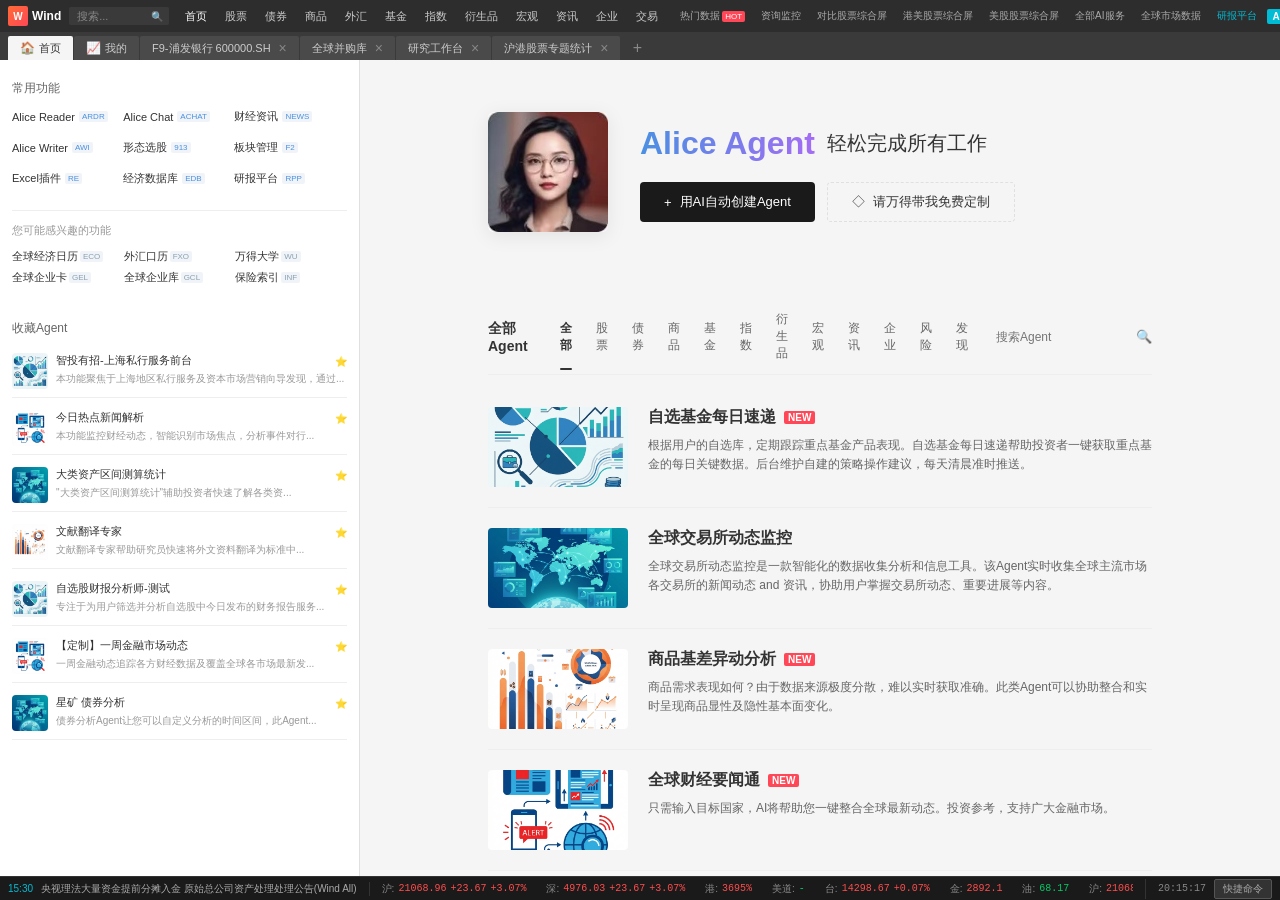
<file: index.html>
<!DOCTYPE html>
<html lang="zh-CN">

<head>
    <meta charset="UTF-8">
    <meta name="viewport" content="width=device-width, initial-scale=1.0">
    <title>Wind 金融终端 - Alice Agent</title>
    <meta name="description" content="Wind 金融终端 Alice Agent - 轻松完成所有工作">
    <link rel="stylesheet" href="styles.css">
    <link href="https://fonts.googleapis.com/css2?family=Inter:wght@400;500;600;700&display=swap" rel="stylesheet">
</head>

<body>
    <!-- 顶部一级导航栏 -->
    <header class="global-header">
        <div class="header-left">
            <div class="logo">
                <span class="logo-icon">W</span>
                <span class="logo-text">Wind</span>
            </div>
            <div class="header-search">
                <input type="text" placeholder="搜索..." class="search-input">
                <span class="search-icon">🔍</span>
            </div>
        </div>
        <nav class="primary-nav">
            <a href="#" class="nav-item active">首页</a>
            <a href="#" class="nav-item">股票</a>
            <a href="#" class="nav-item">债券</a>
            <a href="#" class="nav-item">商品</a>
            <a href="#" class="nav-item">外汇</a>
            <a href="#" class="nav-item">基金</a>
            <a href="#" class="nav-item">指数</a>
            <a href="#" class="nav-item">衍生品</a>
            <a href="#" class="nav-item">宏观</a>
            <a href="#" class="nav-item">资讯</a>
            <a href="#" class="nav-item">企业</a>
            <a href="#" class="nav-item">交易</a>
        </nav>
        <div class="header-right">
            <a href="#" class="header-link hot">热门数据 <span class="badge hot">HOT</span></a>
            <a href="#" class="header-link">资询监控</a>
            <a href="#" class="header-link">对比股票综合屏</a>
            <a href="#" class="header-link">港美股票综合屏</a>
            <a href="#" class="header-link">美股股票综合屏</a>
            <a href="#" class="header-link">全部AI服务</a>
            <a href="#" class="header-link">全球市场数据</a>
            <a href="#" class="header-link highlight">研报平台</a>
            <div class="alice-badge">
                <span class="alice-icon">Alice</span>
            </div>
        </div>
    </header>

    <!-- 二级标签页 -->
    <div class="tab-bar">
        <div class="tab-list">
            <div class="tab active">
                <span class="tab-icon">🏠</span>
                <span class="tab-text">首页</span>
            </div>
            <div class="tab">
                <span class="tab-icon">📈</span>
                <span class="tab-text">我的</span>
            </div>
            <div class="tab">
                <span class="tab-text">F9-浦发银行 600000.SH</span>
                <span class="tab-close">×</span>
            </div>
            <div class="tab">
                <span class="tab-text">全球并购库</span>
                <span class="tab-close">×</span>
            </div>
            <div class="tab">
                <span class="tab-text">研究工作台</span>
                <span class="tab-close">×</span>
            </div>
            <div class="tab">
                <span class="tab-text">沪港股票专题统计</span>
                <span class="tab-close">×</span>
            </div>
            <div class="tab-add">+</div>
        </div>
    </div>

    <!-- 主容器 -->
    <div class="main-container">
        <!-- 左侧边栏 -->
        <aside class="sidebar">
            <!-- 常用功能 - 标签式布局 -->
            <section class="sidebar-section">
                <h3 class="section-title">常用功能</h3>
                <div class="quick-tags-grid">
                    <a href="#" class="quick-tag">Alice Reader <span class="tag-badge">ARDR</span></a>
                    <a href="#" class="quick-tag">Alice Chat <span class="tag-badge">ACHAT</span></a>
                    <a href="#" class="quick-tag">财经资讯 <span class="tag-badge">NEWS</span></a>
                    <a href="#" class="quick-tag">Alice Writer <span class="tag-badge">AWI</span></a>
                    <a href="#" class="quick-tag">形态选股 <span class="tag-badge">913</span></a>
                    <a href="#" class="quick-tag">板块管理 <span class="tag-badge">F2</span></a>
                    <a href="#" class="quick-tag">Excel插件 <span class="tag-badge">RE</span></a>
                    <a href="#" class="quick-tag">经济数据库 <span class="tag-badge">EDB</span></a>
                    <a href="#" class="quick-tag">研报平台 <span class="tag-badge">RPP</span></a>
                </div>
                <div class="quick-links-sub">
                    <p class="sub-link-title">您可能感兴趣的功能</p>
                    <div class="sub-links-grid">
                        <a href="#" class="sub-link">全球经济日历 <span class="tag-sm">ECO</span></a>
                        <a href="#" class="sub-link">外汇口历 <span class="tag-sm">FXO</span></a>
                        <a href="#" class="sub-link">万得大学 <span class="tag-sm">WU</span></a>
                        <a href="#" class="sub-link">全球企业卡 <span class="tag-sm">GEL</span></a>
                        <a href="#" class="sub-link">全球企业库 <span class="tag-sm">GCL</span></a>
                        <a href="#" class="sub-link">保险索引 <span class="tag-sm">INF</span></a>
                    </div>
                </div>
            </section>

            <!-- 收藏Agent -->
            <section class="sidebar-section">
                <h3 class="section-title">收藏Agent</h3>
                <div class="collected-agents">
                    <a href="#" class="collected-agent-item">
                        <div class="agent-avatar-sm">
                            <img src="images/agent_fund.png" alt="智投有招" class="avatar-sm-img">
                        </div>
                        <div class="agent-content">
                            <div class="agent-name-row">
                                <span class="agent-name">智投有招-上海私行服务前台</span>
                                <span class="star">⭐</span>
                            </div>
                            <span class="agent-brief">本功能聚焦于上海地区私行服务及资本市场营销向导发现，通过...</span>
                        </div>
                    </a>
                    <a href="#" class="collected-agent-item">
                        <div class="agent-avatar-sm">
                            <img src="images/agent_news.png" alt="今日热点" class="avatar-sm-img">
                        </div>
                        <div class="agent-content">
                            <div class="agent-name-row">
                                <span class="agent-name">今日热点新闻解析</span>
                                <span class="star">⭐</span>
                            </div>
                            <span class="agent-brief">本功能监控财经动态，智能识别市场焦点，分析事件对行...</span>
                        </div>
                    </a>
                    <a href="#" class="collected-agent-item">
                        <div class="agent-avatar-sm">
                            <img src="images/agent_exchange.png" alt="大类资产" class="avatar-sm-img">
                        </div>
                        <div class="agent-content">
                            <div class="agent-name-row">
                                <span class="agent-name">大类资产区间测算统计</span>
                                <span class="star">⭐</span>
                            </div>
                            <span class="agent-brief">"大类资产区间测算统计"辅助投资者快速了解各类资...</span>
                        </div>
                    </a>
                    <a href="#" class="collected-agent-item">
                        <div class="agent-avatar-sm">
                            <img src="images/agent_commodity.png" alt="文献翻译" class="avatar-sm-img">
                        </div>
                        <div class="agent-content">
                            <div class="agent-name-row">
                                <span class="agent-name">文献翻译专家</span>
                                <span class="star">⭐</span>
                            </div>
                            <span class="agent-brief">文献翻译专家帮助研究员快速将外文资料翻译为标准中...</span>
                        </div>
                    </a>
                    <a href="#" class="collected-agent-item">
                        <div class="agent-avatar-sm">
                            <img src="images/agent_fund.png" alt="自选股" class="avatar-sm-img">
                        </div>
                        <div class="agent-content">
                            <div class="agent-name-row">
                                <span class="agent-name">自选股财报分析师-测试</span>
                                <span class="star">⭐</span>
                            </div>
                            <span class="agent-brief">专注于为用户筛选并分析自选股中今日发布的财务报告服务...</span>
                        </div>
                    </a>
                    <a href="#" class="collected-agent-item">
                        <div class="agent-avatar-sm">
                            <img src="images/agent_news.png" alt="一周金融" class="avatar-sm-img">
                        </div>
                        <div class="agent-content">
                            <div class="agent-name-row">
                                <span class="agent-name">【定制】一周金融市场动态</span>
                                <span class="star">⭐</span>
                            </div>
                            <span class="agent-brief">一周金融动态追踪各方财经数据及覆盖全球各市场最新发...</span>
                        </div>
                    </a>
                    <a href="#" class="collected-agent-item">
                        <div class="agent-avatar-sm">
                            <img src="images/agent_exchange.png" alt="星矿债券" class="avatar-sm-img">
                        </div>
                        <div class="agent-content">
                            <div class="agent-name-row">
                                <span class="agent-name">星矿 债券分析</span>
                                <span class="star">⭐</span>
                            </div>
                            <span class="agent-brief">债券分析Agent让您可以自定义分析的时间区间，此Agent...</span>
                        </div>
                    </a>
                </div>
            </section>
        </aside>

        <!-- 主体内容区 -->
        <main class="main-content">
            <!-- Hero Banner with Avatar -->
            <section class="hero-banner">
                <div class="hero-layout">
                    <div class="hero-avatar">
                        <img src="images/Alice icon.jpg" alt="Alice Agent" class="avatar-img">
                    </div>
                    <div class="hero-content">
                        <h1 class="hero-title">
                            <span class="alice-brand">Alice Agent</span>
                            <span class="hero-subtitle">轻松完成所有工作</span>
                        </h1>
                        <div class="hero-actions">
                            <button id="btnAutoCreate" class="btn btn-primary">
                                <span class="btn-icon">+</span>
                                用AI自动创建Agent
                            </button>
                            <button class="btn btn-secondary">
                                <span class="btn-icon-outline">◇</span>
                                请万得带我免费定制
                            </button>
                        </div>
                    </div>
                </div>
            </section>

            <!-- 全部Agent分类搜索区 -->
            <section class="agent-directory">
                <div class="directory-header">
                    <h3 class="directory-title">全部Agent</h3>
                    <div class="directory-tabs">
                        <button class="dir-tab active" data-category="all">全部</button>
                        <button class="dir-tab" data-category="股票">股票</button>
                        <button class="dir-tab" data-category="债券">债券</button>
                        <button class="dir-tab" data-category="商品">商品</button>
                        <button class="dir-tab" data-category="基金">基金</button>
                        <button class="dir-tab" data-category="指数">指数</button>
                        <button class="dir-tab" data-category="衍生品">衍生品</button>
                        <button class="dir-tab" data-category="宏观">宏观</button>
                        <button class="dir-tab" data-category="资讯">资讯</button>
                        <button class="dir-tab" data-category="企业">企业</button>
                        <button class="dir-tab" data-category="风险">风险</button>
                        <button class="dir-tab" data-category="发现">发现</button>
                    </div>
                    <div class="directory-search">
                        <input type="text" placeholder="搜索Agent" class="dir-search-input">
                        <span class="search-icon">🔍</span>
                    </div>
                </div>
                <div class="directory-list">
                    <!-- Agent Item 1 -->
                    <div class="agent-list-item" data-category="基金">
                        <div class="agent-thumb">
                            <img src="images/agent_fund.png" alt="自选基金" class="thumb-img">
                        </div>
                        <div class="agent-info">
                            <h4 class="agent-item-title">
                                自选基金每日速递
                                <span class="badge new">NEW</span>
                            </h4>
                            <p class="agent-item-desc">
                                根据用户的自选库，定期跟踪重点基金产品表现。自选基金每日速递帮助投资者一键获取重点基金的每日关键数据。后台维护自建的策略操作建议，每天清晨准时推送。
                            </p>
                        </div>
                    </div>

                    <!-- Agent Item 2 -->
                    <div class="agent-list-item" data-category="资讯">
                        <div class="agent-thumb">
                            <img src="images/agent_exchange.png" alt="全球交易" class="thumb-img">
                        </div>
                        <div class="agent-info">
                            <h4 class="agent-item-title">
                                全球交易所动态监控
                            </h4>
                            <p class="agent-item-desc">
                                全球交易所动态监控是一款智能化的数据收集分析和信息工具。该Agent实时收集全球主流市场各交易所的新闻动态 and 资讯，协助用户掌握交易所动态、重要进展等内容。
                            </p>
                        </div>
                    </div>

                    <!-- Agent Item 3 -->
                    <div class="agent-list-item" data-category="商品">
                        <div class="agent-thumb">
                            <img src="images/agent_commodity.png" alt="商品分析" class="thumb-img">
                        </div>
                        <div class="agent-info">
                            <h4 class="agent-item-title">
                                商品基差异动分析 <span class="badge new">NEW</span>
                            </h4>
                            <p class="agent-item-desc">
                                商品需求表现如何？由于数据来源极度分散，难以实时获取准确。此类Agent可以协助整合和实时呈现商品显性及隐性基本面变化。
                            </p>
                        </div>
                    </div>

                    <!-- Agent Item 4 -->
                    <div class="agent-list-item" data-category="资讯">
                        <div class="agent-thumb">
                            <img src="images/agent_news.png" alt="全球财经" class="thumb-img">
                        </div>
                        <div class="agent-info">
                            <h4 class="agent-item-title">
                                全球财经要闻通 <span class="badge new">NEW</span>
                            </h4>
                            <p class="agent-item-desc">
                                只需输入目标国家，AI将帮助您一键整合全球最新动态。投资参考，支持广大金融市场。
                            </p>
                        </div>
                    </div>

                    <!-- Agent Item 5 (股票) -->
                    <div class="agent-list-item" data-category="股票">
                        <div class="agent-thumb">
                            <img src="images/agent_fund.png" alt="股票分析" class="thumb-img">
                        </div>
                        <div class="agent-info">
                            <h4 class="agent-item-title">
                                股票形态选股大师
                            </h4>
                            <p class="agent-item-desc">
                                通过海量历史数据训练，智能识别股票K线形态。帮助投资者快速捕捉潜在的突破和反转机会。
                            </p>
                        </div>
                    </div>

                    <!-- Agent Item 6 (债券) -->
                    <div class="agent-list-item" data-category="债券">
                        <div class="agent-thumb">
                            <img src="images/agent_exchange.png" alt="债券分析" class="thumb-img">
                        </div>
                        <div class="agent-info">
                            <h4 class="agent-item-title">
                                星矿 债券信用分析
                            </h4>
                            <p class="agent-item-desc">
                                实时监控债券市场信用风险，提供深度的财务指标分析与舆情预警。
                            </p>
                        </div>
                    </div>
                </div>
            </section>
        </main>
    </div>

    <!-- 底部状态栏 -->
    <footer class="status-bar">
        <div class="news-ticker">
            <span class="ticker-time">15:30</span>
            <span class="ticker-content">央视理法大量资金提前分摊入金 原始总公司资产处理处理公告(Wind All)</span>
        </div>
        <div class="market-ticker">
            <div class="ticker-scroll">
                <div class="market-item">
                    <span class="market-name">沪:</span>
                    <span class="market-value up">21068.96</span>
                    <span class="market-change up">+23.67</span>
                    <span class="market-percent up">+3.07%</span>
                </div>
                <div class="market-item">
                    <span class="market-name">深:</span>
                    <span class="market-value up">4976.03</span>
                    <span class="market-change up">+23.67</span>
                    <span class="market-percent up">+3.07%</span>
                </div>
                <div class="market-item">
                    <span class="market-name">港:</span>
                    <span class="market-value up">3695%</span>
                </div>
                <div class="market-item">
                    <span class="market-name">美道:</span>
                    <span class="market-value down">-</span>
                </div>
                <div class="market-item">
                    <span class="market-name">台:</span>
                    <span class="market-value up">14298.67</span>
                    <span class="market-percent up">+0.07%</span>
                </div>
                <div class="market-item">
                    <span class="market-name">金:</span>
                    <span class="market-value up">2892.1</span>
                </div>
                <div class="market-item">
                    <span class="market-name">油:</span>
                    <span class="market-value down">68.17</span>
                </div>
            </div>
        </div>
        <div class="status-tools">
            <span class="status-time">15:30:27</span>
            <button class="quick-cmd-btn">快捷命令</button>
        </div>
    </footer>

    <!-- Auto-Create Agent Modal -->
    <div id="createAgentModal" class="modal-backdrop hidden">
        <div class="modal-container agent-modal-container">
            <div class="modal-header">
                <h3 class="modal-title">自动创建 Agent</h3>
                <button class="modal-close">&times;</button>
            </div>
            <div class="modal-body">
                <!-- Claude-style Input Area -->
                <div class="agent-input-area">
                    <textarea id="agentRequirement" class="agent-textarea"
                        placeholder="描述您希望 Agent 完成的任务...&#10;例如：帮我监控每天的半导体行业新闻，并自动总结重点"></textarea>

                    <!-- Bottom Toolbar -->
                    <div class="input-toolbar">
                        <!-- MCP Entry (Left) -->
                        <div class="toolbar-left">
                            <button type="button" class="mcp-entry-btn" id="btnMcpEntry" title="配置 MCP 工具">
                                <span class="mcp-icon">🔌</span>
                                <span class="mcp-status-dot active" id="mcpStatusDot"></span>
                            </button>
                        </div>

                        <!-- Submit Button (Right) -->
                        <div class="toolbar-right">
                            <button class="btn btn-primary submit-btn" id="btnSubmitAgent">
                                <span class="btn-icon">✨</span>
                                开始创建
                            </button>
                        </div>
                    </div>
                </div>

                <!-- MCP Panel (Lightweight Design) -->
                <div class="mcp-panel hidden" id="mcpPanel">
                    <div class="mcp-panel-header">
                        <span class="panel-title">MCP 工具</span>
                        <button type="button" class="panel-close" id="btnCloseMcpPanel">&times;</button>
                    </div>

                    <div class="mcp-panel-content">
                        <!-- 第三方集成 Section -->
                        <div class="mcp-section">
                            <div class="mcp-section-header">
                                <span class="section-title">第三方集成</span>
                            </div>

                            <!-- Notion Integration -->
                            <div class="mcp-integration-item" data-service="notion">
                                <div class="integration-icon">
                                    <svg width="24" height="24" viewBox="0 0 24 24" fill="currentColor">
                                        <path
                                            d="M4.459 4.208c.746.606 1.026.56 2.428.466l13.215-.793c.28 0 .047-.28-.046-.326L17.86 2.016c-.42-.326-.98-.7-2.055-.607L3.01 2.516c-.466.046-.56.28-.374.466l1.823 1.226zm.793 3.313v13.647c0 .746.373 1.026 1.214.98l14.523-.84c.84-.046.933-.56.933-1.166V6.474c0-.606-.233-.933-.746-.886l-15.177.886c-.56.047-.747.327-.747.887zm14.337.653c.093.42 0 .84-.42.887l-.7.14v10.08c-.606.327-1.166.514-1.633.514-.746 0-.933-.234-1.493-.933l-4.573-7.186v6.953l1.446.327s0 .84-1.166.84l-3.22.187c-.093-.187 0-.653.327-.746l.84-.233V9.854L7.82 9.761c-.094-.42.14-1.026.793-1.073l3.453-.233 4.76 7.28v-6.44l-1.213-.14c-.094-.513.28-.886.746-.933l3.22-.187zM2.222 1.21L16.105.3c1.726-.14 2.147-.046 3.22.7l4.433 3.126c.73.513.933.653.933 1.213v16.807c0 1.074-.393 1.727-1.773 1.82l-15.457.933c-1.026.047-1.54-.093-2.1-.746L2.035 19.82c-.653-.84-.933-1.447-.933-2.147V2.89c0-.886.42-1.587 1.12-1.68z" />
                                    </svg>
                                </div>
                                <div class="integration-info">
                                    <div class="integration-name">Notion</div>
                                    <div class="integration-desc">连接您的 Notion 工作区</div>
                                </div>
                                <div class="integration-action">
                                    <button class="connect-btn" data-service="notion">
                                        <span class="connect-text">去连接</span>
                                        <span class="connect-arrow">→</span>
                                    </button>
                                </div>
                            </div>

                            <!-- Youdao Notes Integration -->
                            <div class="mcp-integration-item" data-service="youdao">
                                <div class="integration-icon youdao-icon">
                                    <svg width="24" height="24" viewBox="0 0 24 24" fill="currentColor">
                                        <path
                                            d="M12 2C6.48 2 2 6.48 2 12s4.48 10 10 10 10-4.48 10-10S17.52 2 12 2zm-2 15l-5-5 1.41-1.41L10 14.17l7.59-7.59L19 8l-9 9z" />
                                    </svg>
                                </div>
                                <div class="integration-info">
                                    <div class="integration-name">有道云笔记</div>
                                    <div class="integration-desc">连接您的有道云笔记账户</div>
                                </div>
                                <div class="integration-action">
                                    <button class="connect-btn" data-service="youdao">
                                        <span class="connect-text">去连接</span>
                                        <span class="connect-arrow">→</span>
                                    </button>
                                </div>
                            </div>
                        </div>

                        <!-- 内置工具 Section -->
                        <div class="mcp-section">
                            <div class="mcp-section-header">
                                <span class="section-title">内置工具</span>
                            </div>

                            <!-- File Handler -->
                            <div class="mcp-builtin-item enabled" data-tool="file-handler">
                                <div class="builtin-icon">📁</div>
                                <div class="builtin-info">
                                    <div class="builtin-name">文件处理</div>
                                    <div class="builtin-desc">读取、写入、管理本地文件</div>
                                </div>
                                <label class="builtin-toggle">
                                    <input type="checkbox" checked data-tool="file-handler">
                                    <span class="toggle-slider"></span>
                                </label>
                            </div>

                            <!-- Windows Command -->
                            <div class="mcp-builtin-item enabled" data-tool="windows-cmd">
                                <div class="builtin-icon">💻</div>
                                <div class="builtin-info">
                                    <div class="builtin-name">Windows 命令</div>
                                    <div class="builtin-desc">执行系统命令和脚本</div>
                                </div>
                                <label class="builtin-toggle">
                                    <input type="checkbox" checked data-tool="windows-cmd">
                                    <span class="toggle-slider"></span>
                                </label>
                            </div>

                            <!-- Browser Operations -->
                            <div class="mcp-builtin-item" data-tool="browser-ops">
                                <div class="builtin-icon">🌐</div>
                                <div class="builtin-info">
                                    <div class="builtin-name">浏览器操作</div>
                                    <div class="builtin-desc">自动化网页操作与数据采集</div>
                                </div>
                                <label class="builtin-toggle">
                                    <input type="checkbox" data-tool="browser-ops">
                                    <span class="toggle-slider"></span>
                                </label>
                            </div>
                        </div>
                    </div>
                </div>

                <!-- OAuth Redirect Modal -->
                <div class="oauth-modal hidden" id="oauthModal">
                    <div class="oauth-modal-content">
                        <div class="oauth-loading">
                            <div class="oauth-spinner"></div>
                            <p class="oauth-text">正在跳转到 <span id="oauthServiceName">服务</span> 进行授权...</p>
                            <p class="oauth-hint">请在新窗口中完成授权</p>
                        </div>
                    </div>
                </div>
            </div>
        </div>
    </div>


    <script src="script.js"></script>
</body>

</html>
</file>
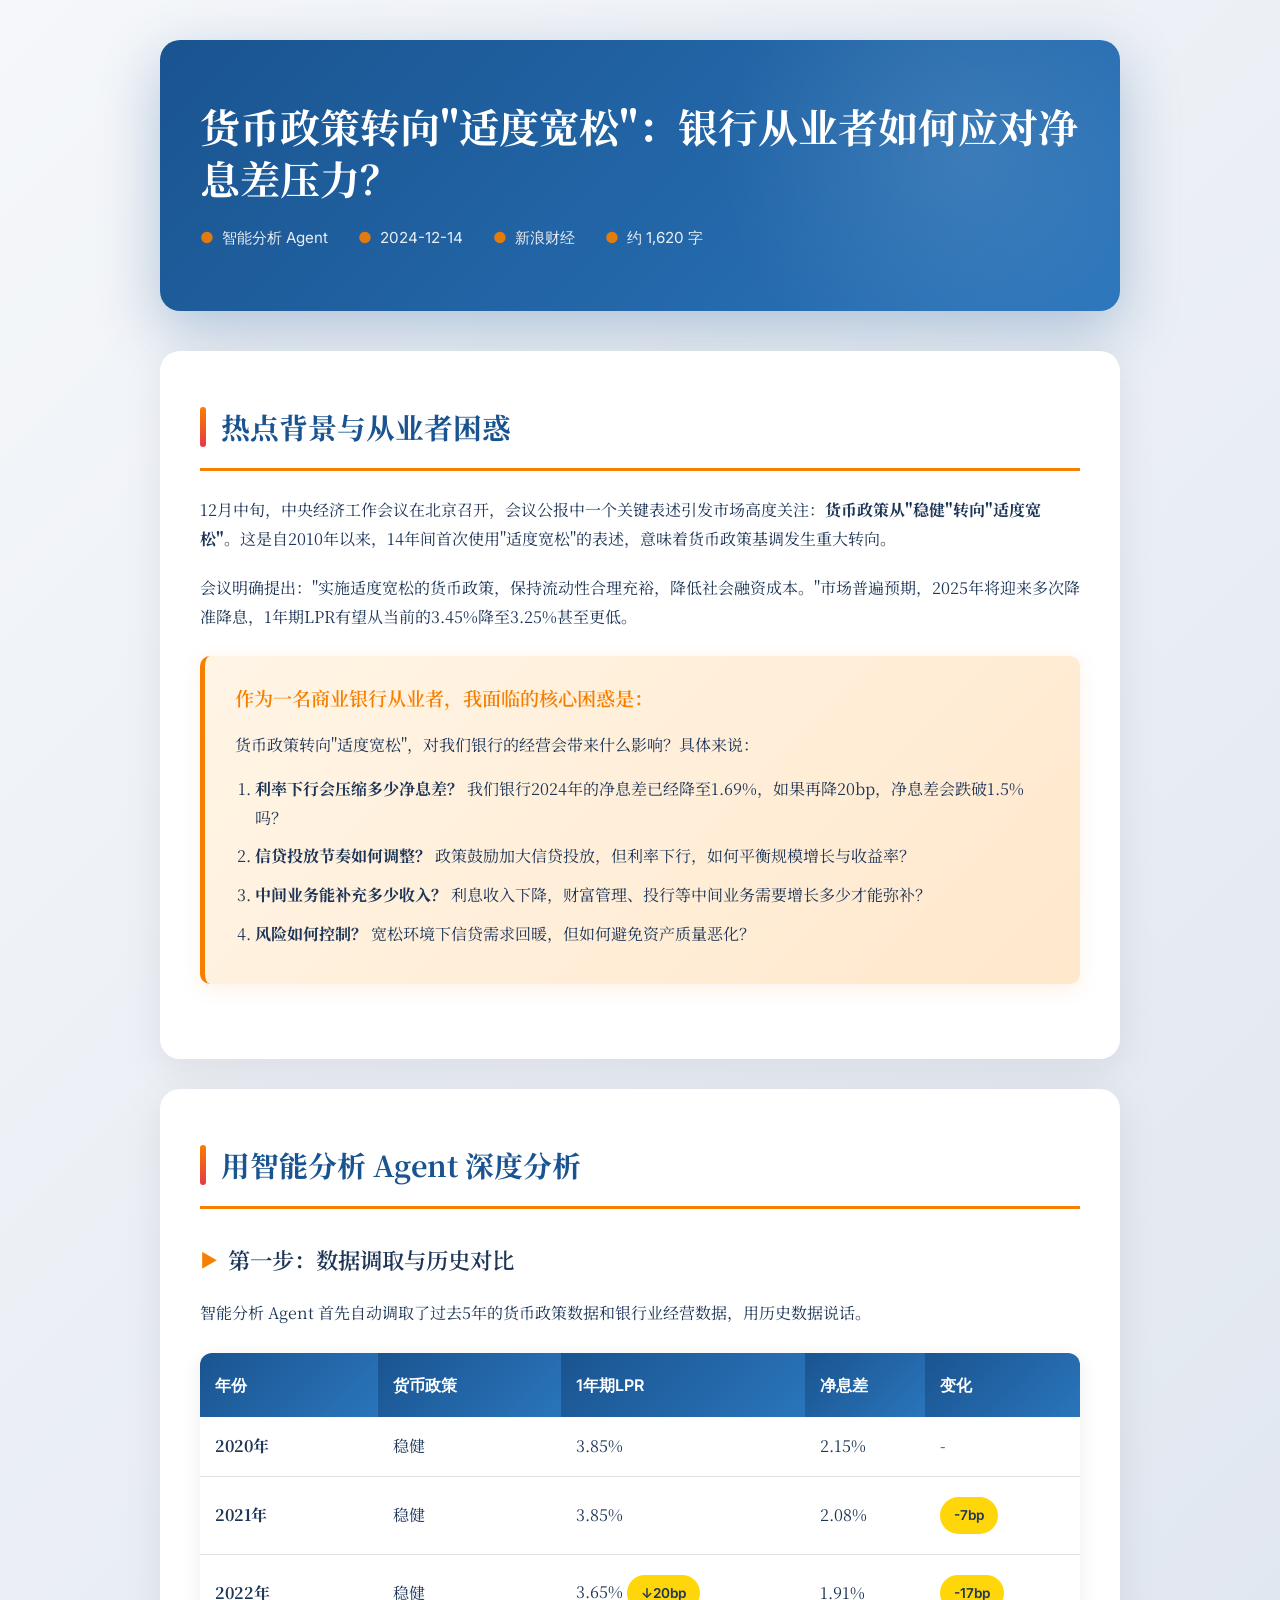
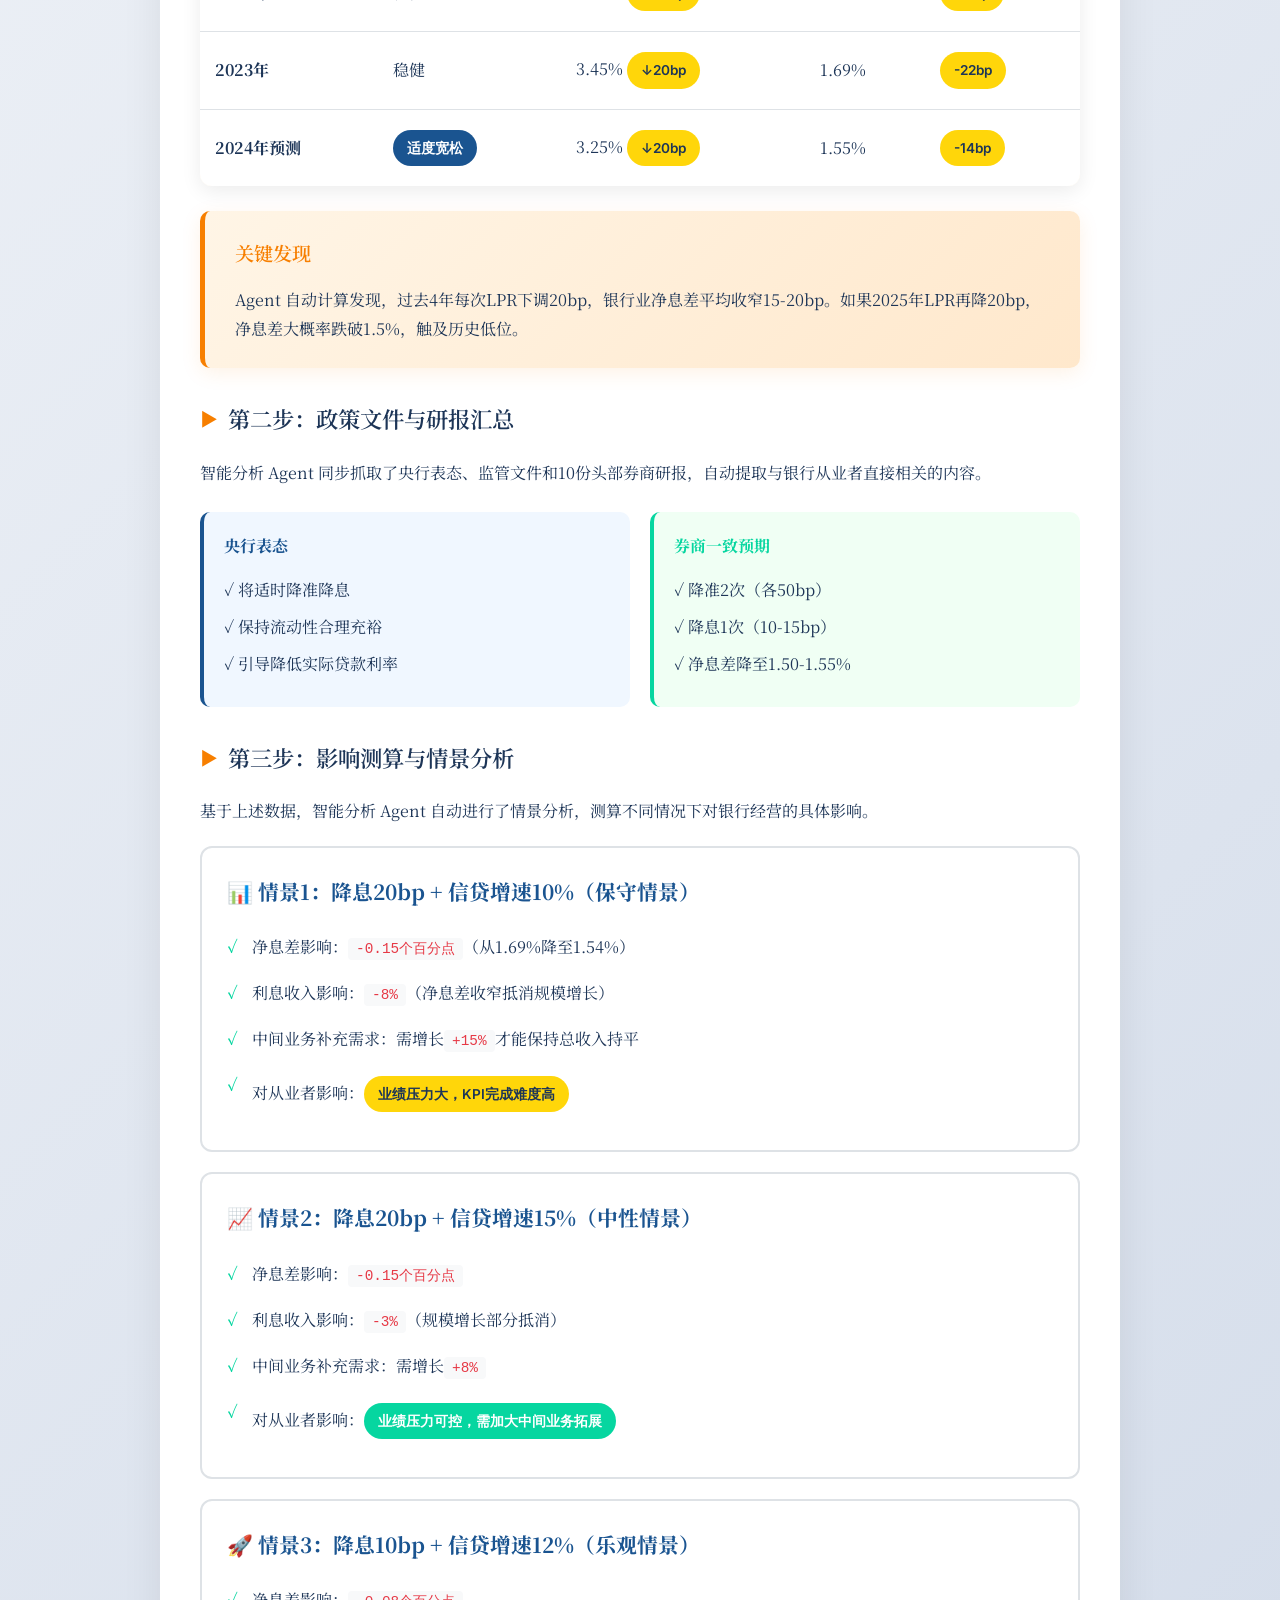
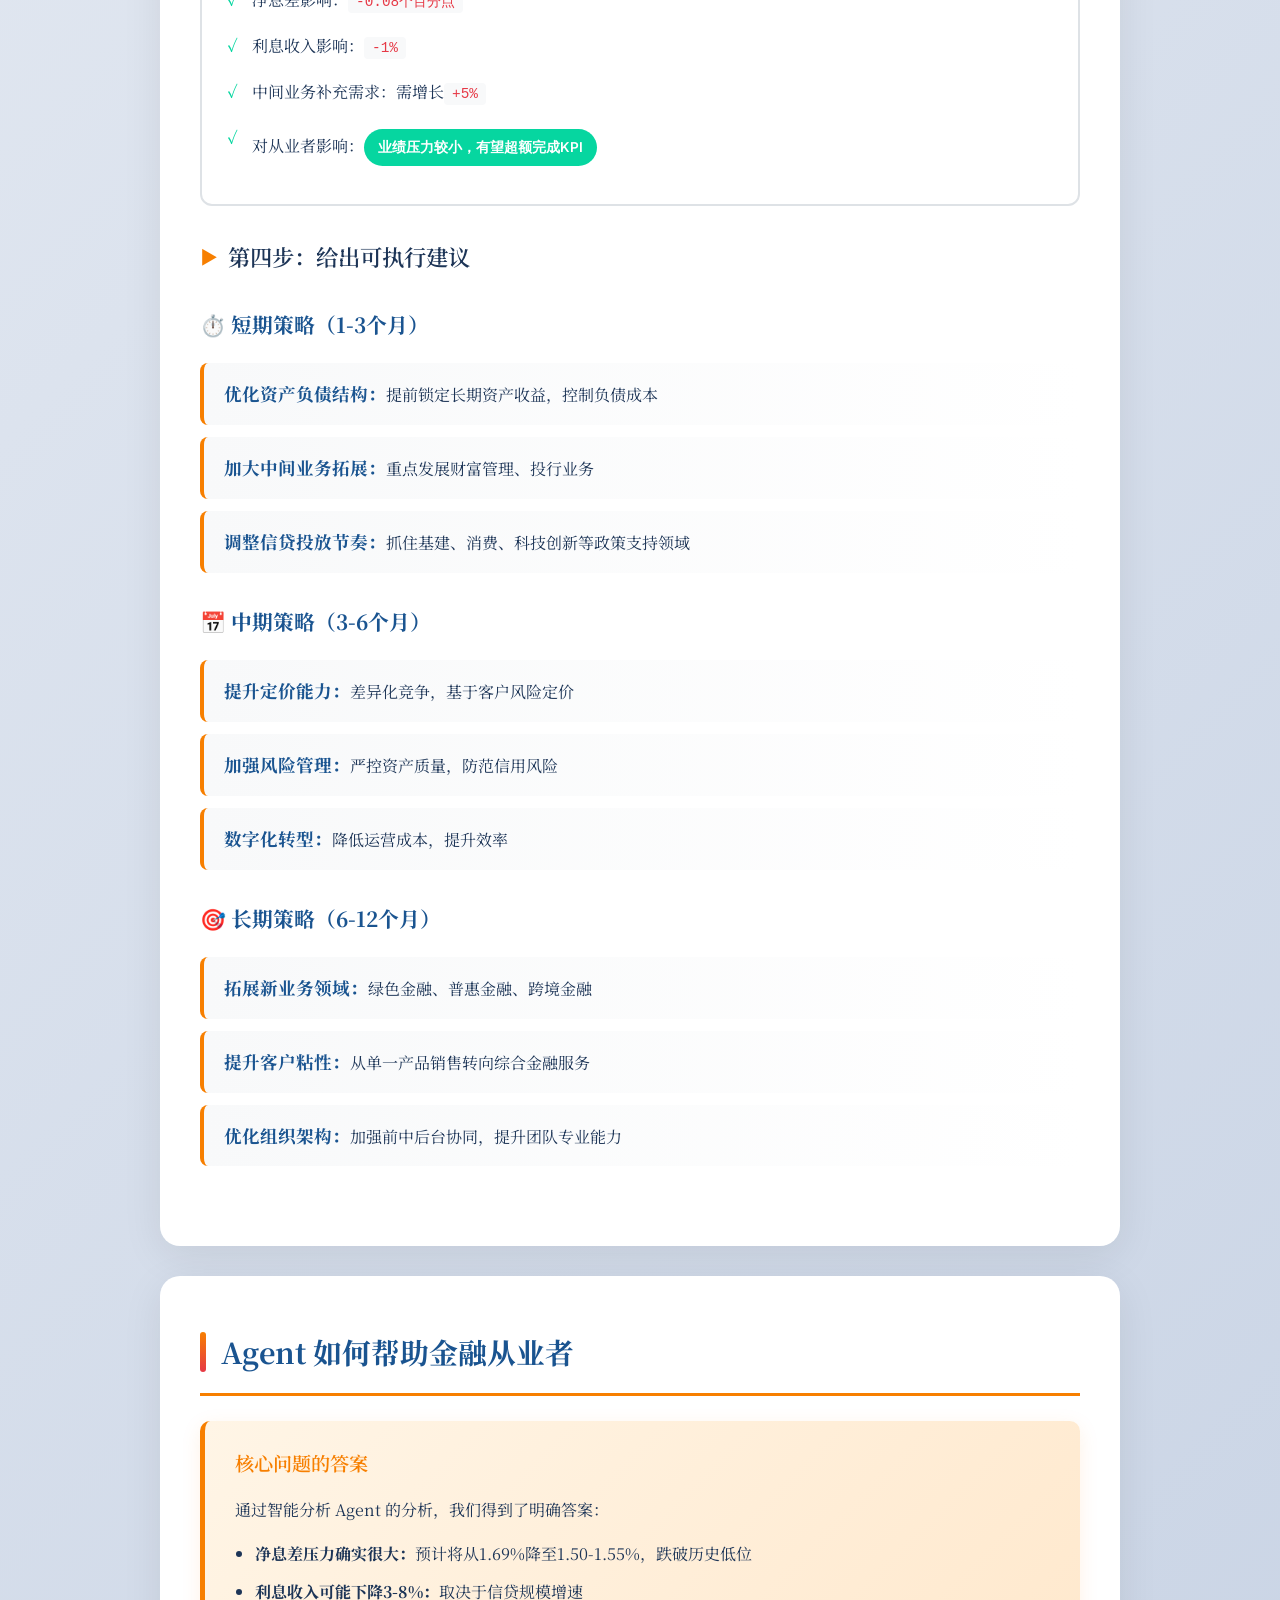
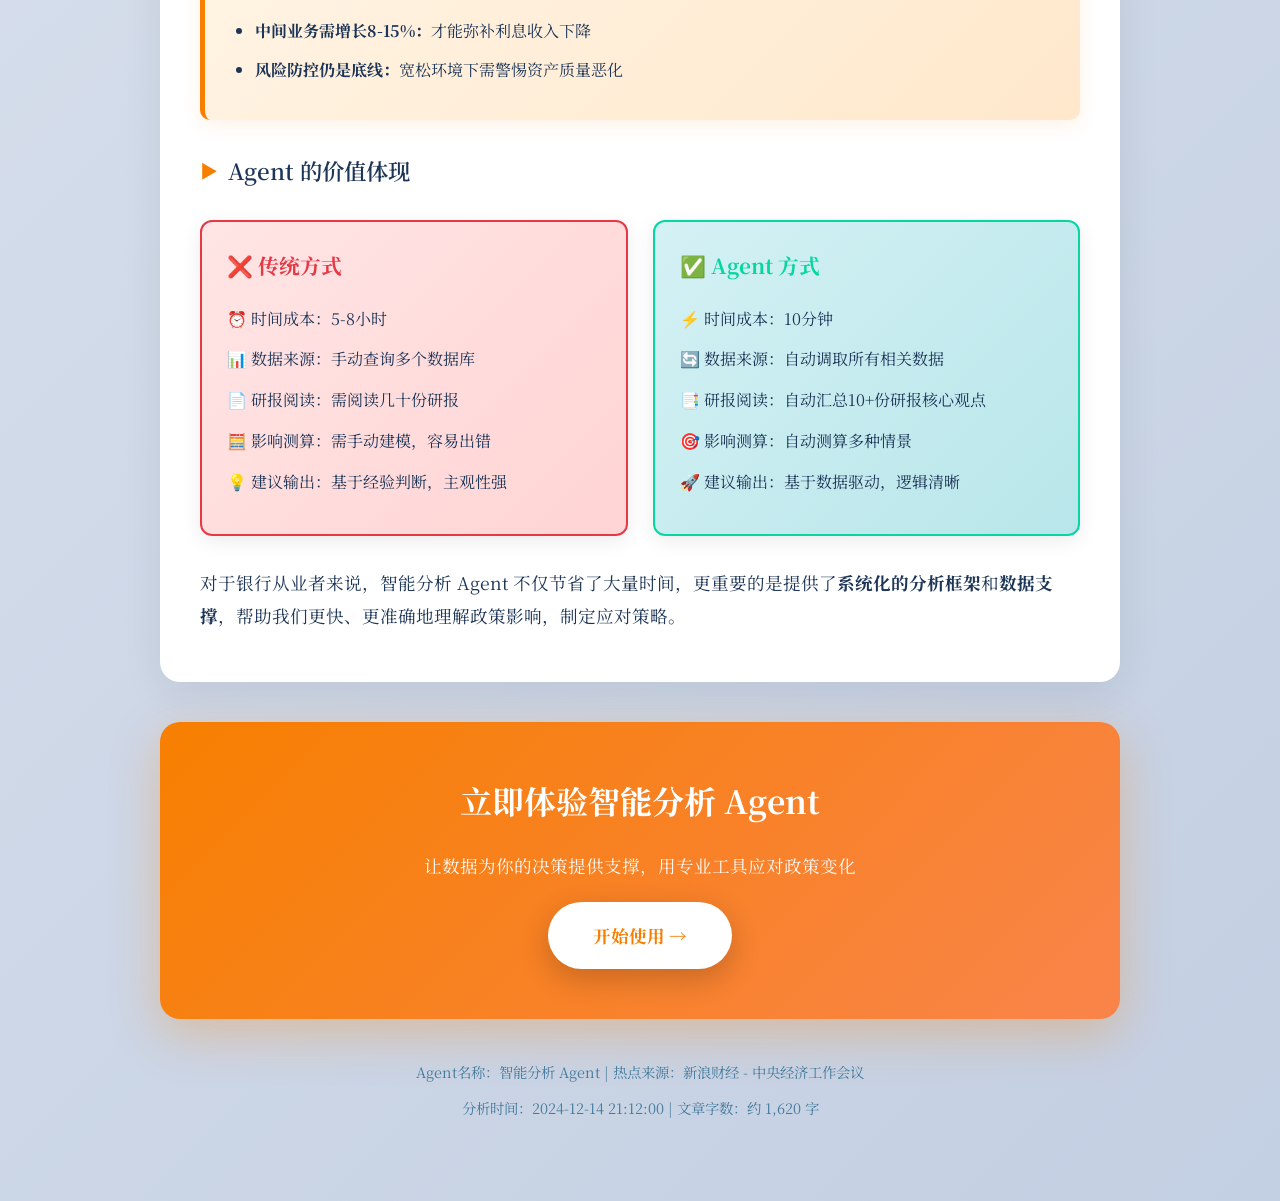
<file: agent-analysis-article.html>
<!DOCTYPE html>
<html lang="zh-CN">
<head>
    <meta charset="UTF-8">
    <meta name="viewport" content="width=device-width, initial-scale=1.0">
    <title>货币政策转向"适度宽松"：银行从业者如何应对净息差压力？</title>
    <link href="https://fonts.googleapis.com/css2?family=Noto+Serif+SC:wght@400;600;700&family=Inter:wght@400;500;600;700&display=swap" rel="stylesheet">
    <style>
        * {
            margin: 0;
            padding: 0;
            box-sizing: border-box;
        }

        :root {
            --primary-color: #1a5490;
            --secondary-color: #e63946;
            --accent-color: #f77f00;
            --text-dark: #1d3557;
            --text-light: #457b9d;
            --bg-light: #f8f9fa;
            --bg-card: #ffffff;
            --border-color: #dee2e6;
            --success-color: #06d6a0;
            --warning-color: #ffd60a;
        }

        body {
            font-family: 'Noto Serif SC', serif;
            line-height: 1.8;
            color: var(--text-dark);
            background: linear-gradient(135deg, #f5f7fa 0%, #c3cfe2 100%);
            min-height: 100vh;
        }

        .container {
            max-width: 1000px;
            margin: 0 auto;
            padding: 40px 20px;
        }

        .article-header {
            background: linear-gradient(135deg, var(--primary-color) 0%, #2a75bb 100%);
            color: white;
            padding: 60px 40px;
            border-radius: 20px;
            margin-bottom: 40px;
            box-shadow: 0 20px 60px rgba(26, 84, 144, 0.3);
            position: relative;
            overflow: hidden;
        }

        .article-header::before {
            content: '';
            position: absolute;
            top: -50%;
            right: -10%;
            width: 500px;
            height: 500px;
            background: radial-gradient(circle, rgba(255,255,255,0.1) 0%, transparent 70%);
            border-radius: 50%;
        }

        .article-header h1 {
            font-size: 2.5rem;
            font-weight: 700;
            margin-bottom: 20px;
            position: relative;
            z-index: 1;
            line-height: 1.3;
        }

        .article-meta {
            font-family: 'Inter', sans-serif;
            font-size: 0.95rem;
            opacity: 0.9;
            display: flex;
            gap: 30px;
            flex-wrap: wrap;
            position: relative;
            z-index: 1;
        }

        .meta-item {
            display: flex;
            align-items: center;
            gap: 8px;
        }

        .meta-item::before {
            content: '●';
            color: var(--accent-color);
        }

        .content-section {
            background: var(--bg-card);
            padding: 50px 40px;
            border-radius: 20px;
            margin-bottom: 30px;
            box-shadow: 0 10px 40px rgba(0,0,0,0.08);
            transition: transform 0.3s ease, box-shadow 0.3s ease;
        }

        .content-section:hover {
            transform: translateY(-5px);
            box-shadow: 0 15px 50px rgba(0,0,0,0.12);
        }

        .section-title {
            font-size: 1.8rem;
            font-weight: 700;
            color: var(--primary-color);
            margin-bottom: 25px;
            padding-bottom: 15px;
            border-bottom: 3px solid var(--accent-color);
            display: flex;
            align-items: center;
            gap: 15px;
        }

        .section-title::before {
            content: '';
            width: 6px;
            height: 40px;
            background: linear-gradient(180deg, var(--accent-color), var(--secondary-color));
            border-radius: 3px;
        }

        .subsection-title {
            font-size: 1.4rem;
            font-weight: 600;
            color: var(--text-dark);
            margin: 30px 0 20px 0;
            display: flex;
            align-items: center;
            gap: 10px;
        }

        .subsection-title::before {
            content: '▶';
            color: var(--accent-color);
            font-size: 0.8em;
        }

        .highlight-box {
            background: linear-gradient(135deg, #fff5e6 0%, #ffe8cc 100%);
            border-left: 5px solid var(--accent-color);
            padding: 25px 30px;
            margin: 25px 0;
            border-radius: 10px;
            box-shadow: 0 5px 20px rgba(247, 127, 0, 0.1);
        }

        .highlight-box h4 {
            color: var(--accent-color);
            font-size: 1.2rem;
            margin-bottom: 15px;
            font-weight: 600;
        }

        .data-table {
            width: 100%;
            border-collapse: separate;
            border-spacing: 0;
            margin: 25px 0;
            border-radius: 12px;
            overflow: hidden;
            box-shadow: 0 5px 20px rgba(0,0,0,0.08);
        }

        .data-table th {
            background: linear-gradient(135deg, var(--primary-color), #2a75bb);
            color: white;
            padding: 18px 15px;
            text-align: left;
            font-weight: 600;
            font-family: 'Inter', sans-serif;
        }

        .data-table td {
            padding: 15px;
            border-bottom: 1px solid var(--border-color);
            background: white;
        }

        .data-table tr:last-child td {
            border-bottom: none;
        }

        .data-table tr:hover td {
            background: #f8f9fa;
        }

        .scenario-card {
            background: white;
            border: 2px solid var(--border-color);
            border-radius: 12px;
            padding: 25px;
            margin: 20px 0;
            transition: all 0.3s ease;
        }

        .scenario-card:hover {
            border-color: var(--primary-color);
            box-shadow: 0 8px 25px rgba(26, 84, 144, 0.15);
            transform: translateX(5px);
        }

        .scenario-card h4 {
            color: var(--primary-color);
            font-size: 1.3rem;
            margin-bottom: 15px;
            display: flex;
            align-items: center;
            gap: 10px;
        }

        .scenario-card ul {
            list-style: none;
            padding-left: 0;
        }

        .scenario-card li {
            padding: 8px 0;
            padding-left: 25px;
            position: relative;
        }

        .scenario-card li::before {
            content: '✓';
            position: absolute;
            left: 0;
            color: var(--success-color);
            font-weight: bold;
        }

        .strategy-list {
            list-style: none;
            padding: 0;
        }

        .strategy-list li {
            padding: 15px 20px;
            margin: 12px 0;
            background: linear-gradient(90deg, #f8f9fa 0%, white 100%);
            border-left: 4px solid var(--accent-color);
            border-radius: 8px;
            transition: all 0.3s ease;
        }

        .strategy-list li:hover {
            background: linear-gradient(90deg, #e9ecef 0%, #f8f9fa 100%);
            transform: translateX(10px);
        }

        .strategy-list strong {
            color: var(--primary-color);
            font-size: 1.1em;
        }

        .comparison-grid {
            display: grid;
            grid-template-columns: 1fr 1fr;
            gap: 25px;
            margin: 30px 0;
        }

        .comparison-card {
            padding: 25px;
            border-radius: 12px;
            box-shadow: 0 5px 20px rgba(0,0,0,0.08);
        }

        .comparison-card.traditional {
            background: linear-gradient(135deg, #ffe5e5 0%, #ffd4d4 100%);
            border: 2px solid var(--secondary-color);
        }

        .comparison-card.agent {
            background: linear-gradient(135deg, #d4f1f4 0%, #b8e6ea 100%);
            border: 2px solid var(--success-color);
        }

        .comparison-card h4 {
            font-size: 1.3rem;
            margin-bottom: 20px;
            display: flex;
            align-items: center;
            gap: 10px;
        }

        .comparison-card.traditional h4 {
            color: var(--secondary-color);
        }

        .comparison-card.agent h4 {
            color: var(--success-color);
        }

        .cta-section {
            background: linear-gradient(135deg, var(--accent-color) 0%, #f9844a 100%);
            color: white;
            padding: 50px 40px;
            border-radius: 20px;
            text-align: center;
            box-shadow: 0 15px 50px rgba(247, 127, 0, 0.3);
            margin-top: 40px;
        }

        .cta-section h3 {
            font-size: 2rem;
            margin-bottom: 20px;
        }

        .cta-button {
            display: inline-block;
            background: white;
            color: var(--accent-color);
            padding: 18px 45px;
            border-radius: 50px;
            text-decoration: none;
            font-weight: 700;
            font-size: 1.1rem;
            margin-top: 20px;
            transition: all 0.3s ease;
            box-shadow: 0 10px 30px rgba(0,0,0,0.2);
        }

        .cta-button:hover {
            transform: translateY(-3px);
            box-shadow: 0 15px 40px rgba(0,0,0,0.3);
        }

        .badge {
            display: inline-block;
            padding: 6px 14px;
            border-radius: 20px;
            font-size: 0.85rem;
            font-weight: 600;
            font-family: 'Inter', sans-serif;
            margin: 5px 5px 5px 0;
        }

        .badge-primary {
            background: var(--primary-color);
            color: white;
        }

        .badge-success {
            background: var(--success-color);
            color: white;
        }

        .badge-warning {
            background: var(--warning-color);
            color: var(--text-dark);
        }

        code {
            background: #f8f9fa;
            padding: 3px 8px;
            border-radius: 4px;
            font-family: 'Courier New', monospace;
            color: var(--secondary-color);
            font-size: 0.9em;
        }

        @media (max-width: 768px) {
            .article-header h1 {
                font-size: 1.8rem;
            }

            .comparison-grid {
                grid-template-columns: 1fr;
            }

            .content-section {
                padding: 30px 20px;
            }

            .section-title {
                font-size: 1.5rem;
            }
        }

        .fade-in {
            animation: fadeIn 0.8s ease-in;
        }

        @keyframes fadeIn {
            from {
                opacity: 0;
                transform: translateY(20px);
            }
            to {
                opacity: 1;
                transform: translateY(0);
            }
        }
    </style>
</head>
<body>
    <div class="container">
        <header class="article-header fade-in">
            <h1>货币政策转向"适度宽松"：银行从业者如何应对净息差压力？</h1>
            <div class="article-meta">
                <span class="meta-item">智能分析 Agent</span>
                <span class="meta-item">2024-12-14</span>
                <span class="meta-item">新浪财经</span>
                <span class="meta-item">约 1,620 字</span>
            </div>
        </header>

        <section class="content-section fade-in">
            <h2 class="section-title">热点背景与从业者困惑</h2>
            <p>12月中旬，中央经济工作会议在北京召开，会议公报中一个关键表述引发市场高度关注：<strong>货币政策从"稳健"转向"适度宽松"</strong>。这是自2010年以来，14年间首次使用"适度宽松"的表述，意味着货币政策基调发生重大转向。</p>
            
            <p style="margin-top: 20px;">会议明确提出："实施适度宽松的货币政策，保持流动性合理充裕，降低社会融资成本。"市场普遍预期，2025年将迎来多次降准降息，1年期LPR有望从当前的3.45%降至3.25%甚至更低。</p>

            <div class="highlight-box">
                <h4>作为一名商业银行从业者，我面临的核心困惑是：</h4>
                <p>货币政策转向"适度宽松"，对我们银行的经营会带来什么影响？具体来说：</p>
                <ol style="padding-left: 20px; margin-top: 15px;">
                    <li style="margin: 10px 0;"><strong>利率下行会压缩多少净息差？</strong> 我们银行2024年的净息差已经降至1.69%，如果再降20bp，净息差会跌破1.5%吗？</li>
                    <li style="margin: 10px 0;"><strong>信贷投放节奏如何调整？</strong> 政策鼓励加大信贷投放，但利率下行，如何平衡规模增长与收益率？</li>
                    <li style="margin: 10px 0;"><strong>中间业务能补充多少收入？</strong> 利息收入下降，财富管理、投行等中间业务需要增长多少才能弥补？</li>
                    <li style="margin: 10px 0;"><strong>风险如何控制？</strong> 宽松环境下信贷需求回暖，但如何避免资产质量恶化？</li>
                </ol>
            </div>
        </section>

        <section class="content-section fade-in">
            <h2 class="section-title">用智能分析 Agent 深度分析</h2>
            
            <h3 class="subsection-title">第一步：数据调取与历史对比</h3>
            <p>智能分析 Agent 首先自动调取了过去5年的货币政策数据和银行业经营数据，用历史数据说话。</p>

            <table class="data-table">
                <thead>
                    <tr>
                        <th>年份</th>
                        <th>货币政策</th>
                        <th>1年期LPR</th>
                        <th>净息差</th>
                        <th>变化</th>
                    </tr>
                </thead>
                <tbody>
                    <tr>
                        <td><strong>2020年</strong></td>
                        <td>稳健</td>
                        <td>3.85%</td>
                        <td>2.15%</td>
                        <td>-</td>
                    </tr>
                    <tr>
                        <td><strong>2021年</strong></td>
                        <td>稳健</td>
                        <td>3.85%</td>
                        <td>2.08%</td>
                        <td><span class="badge badge-warning">-7bp</span></td>
                    </tr>
                    <tr>
                        <td><strong>2022年</strong></td>
                        <td>稳健</td>
                        <td>3.65% <span class="badge badge-warning">↓20bp</span></td>
                        <td>1.91%</td>
                        <td><span class="badge badge-warning">-17bp</span></td>
                    </tr>
                    <tr>
                        <td><strong>2023年</strong></td>
                        <td>稳健</td>
                        <td>3.45% <span class="badge badge-warning">↓20bp</span></td>
                        <td>1.69%</td>
                        <td><span class="badge badge-warning">-22bp</span></td>
                    </tr>
                    <tr style="background: #fff5e6;">
                        <td><strong>2024年预测</strong></td>
                        <td><span class="badge badge-primary">适度宽松</span></td>
                        <td>3.25% <span class="badge badge-warning">↓20bp</span></td>
                        <td>1.55%</td>
                        <td><span class="badge badge-warning">-14bp</span></td>
                    </tr>
                </tbody>
            </table>

            <div class="highlight-box">
                <h4>关键发现</h4>
                <p>Agent 自动计算发现，过去4年每次LPR下调20bp，银行业净息差平均收窄15-20bp。如果2025年LPR再降20bp，净息差大概率跌破1.5%，触及历史低位。</p>
            </div>

            <h3 class="subsection-title">第二步：政策文件与研报汇总</h3>
            <p>智能分析 Agent 同步抓取了央行表态、监管文件和10份头部券商研报，自动提取与银行从业者直接相关的内容。</p>

            <div style="display: grid; grid-template-columns: repeat(auto-fit, minmax(300px, 1fr)); gap: 20px; margin: 25px 0;">
                <div style="background: #f0f7ff; padding: 20px; border-radius: 10px; border-left: 4px solid var(--primary-color);">
                    <h4 style="color: var(--primary-color); margin-bottom: 15px;">央行表态</h4>
                    <ul style="list-style: none; padding: 0;">
                        <li style="margin: 8px 0;">✓ 将适时降准降息</li>
                        <li style="margin: 8px 0;">✓ 保持流动性合理充裕</li>
                        <li style="margin: 8px 0;">✓ 引导降低实际贷款利率</li>
                    </ul>
                </div>
                <div style="background: #f0fff4; padding: 20px; border-radius: 10px; border-left: 4px solid var(--success-color);">
                    <h4 style="color: var(--success-color); margin-bottom: 15px;">券商一致预期</h4>
                    <ul style="list-style: none; padding: 0;">
                        <li style="margin: 8px 0;">✓ 降准2次（各50bp）</li>
                        <li style="margin: 8px 0;">✓ 降息1次（10-15bp）</li>
                        <li style="margin: 8px 0;">✓ 净息差降至1.50-1.55%</li>
                    </ul>
                </div>
            </div>

            <h3 class="subsection-title">第三步：影响测算与情景分析</h3>
            <p>基于上述数据，智能分析 Agent 自动进行了情景分析，测算不同情况下对银行经营的具体影响。</p>

            <div class="scenario-card">
                <h4>📊 情景1：降息20bp + 信贷增速10%（保守情景）</h4>
                <ul>
                    <li>净息差影响：<code>-0.15个百分点</code>（从1.69%降至1.54%）</li>
                    <li>利息收入影响：<code>-8%</code>（净息差收窄抵消规模增长）</li>
                    <li>中间业务补充需求：需增长<code>+15%</code>才能保持总收入持平</li>
                    <li>对从业者影响：<span class="badge badge-warning">业绩压力大，KPI完成难度高</span></li>
                </ul>
            </div>

            <div class="scenario-card">
                <h4>📈 情景2：降息20bp + 信贷增速15%（中性情景）</h4>
                <ul>
                    <li>净息差影响：<code>-0.15个百分点</code></li>
                    <li>利息收入影响：<code>-3%</code>（规模增长部分抵消）</li>
                    <li>中间业务补充需求：需增长<code>+8%</code></li>
                    <li>对从业者影响：<span class="badge badge-success">业绩压力可控，需加大中间业务拓展</span></li>
                </ul>
            </div>

            <div class="scenario-card">
                <h4>🚀 情景3：降息10bp + 信贷增速12%（乐观情景）</h4>
                <ul>
                    <li>净息差影响：<code>-0.08个百分点</code></li>
                    <li>利息收入影响：<code>-1%</code></li>
                    <li>中间业务补充需求：需增长<code>+5%</code></li>
                    <li>对从业者影响：<span class="badge badge-success">业绩压力较小，有望超额完成KPI</span></li>
                </ul>
            </div>

            <h3 class="subsection-title">第四步：给出可执行建议</h3>
            
            <div style="margin: 30px 0;">
                <h4 style="color: var(--primary-color); font-size: 1.3rem; margin-bottom: 20px;">⏱️ 短期策略（1-3个月）</h4>
                <ul class="strategy-list">
                    <li><strong>优化资产负债结构：</strong>提前锁定长期资产收益，控制负债成本</li>
                    <li><strong>加大中间业务拓展：</strong>重点发展财富管理、投行业务</li>
                    <li><strong>调整信贷投放节奏：</strong>抓住基建、消费、科技创新等政策支持领域</li>
                </ul>

                <h4 style="color: var(--primary-color); font-size: 1.3rem; margin: 30px 0 20px 0;">📅 中期策略（3-6个月）</h4>
                <ul class="strategy-list">
                    <li><strong>提升定价能力：</strong>差异化竞争，基于客户风险定价</li>
                    <li><strong>加强风险管理：</strong>严控资产质量，防范信用风险</li>
                    <li><strong>数字化转型：</strong>降低运营成本，提升效率</li>
                </ul>

                <h4 style="color: var(--primary-color); font-size: 1.3rem; margin: 30px 0 20px 0;">🎯 长期策略（6-12个月）</h4>
                <ul class="strategy-list">
                    <li><strong>拓展新业务领域：</strong>绿色金融、普惠金融、跨境金融</li>
                    <li><strong>提升客户粘性：</strong>从单一产品销售转向综合金融服务</li>
                    <li><strong>优化组织架构：</strong>加强前中后台协同，提升团队专业能力</li>
                </ul>
            </div>
        </section>

        <section class="content-section fade-in">
            <h2 class="section-title">Agent 如何帮助金融从业者</h2>
            
            <div class="highlight-box">
                <h4>核心问题的答案</h4>
                <p>通过智能分析 Agent 的分析，我们得到了明确答案：</p>
                <ul style="padding-left: 20px; margin-top: 15px;">
                    <li style="margin: 10px 0;"><strong>净息差压力确实很大：</strong>预计将从1.69%降至1.50-1.55%，跌破历史低位</li>
                    <li style="margin: 10px 0;"><strong>利息收入可能下降3-8%：</strong>取决于信贷规模增速</li>
                    <li style="margin: 10px 0;"><strong>中间业务需增长8-15%：</strong>才能弥补利息收入下降</li>
                    <li style="margin: 10px 0;"><strong>风险防控仍是底线：</strong>宽松环境下需警惕资产质量恶化</li>
                </ul>
            </div>

            <h3 class="subsection-title">Agent 的价值体现</h3>
            <div class="comparison-grid">
                <div class="comparison-card traditional">
                    <h4>❌ 传统方式</h4>
                    <ul style="list-style: none; padding: 0;">
                        <li style="margin: 12px 0;">⏰ 时间成本：5-8小时</li>
                        <li style="margin: 12px 0;">📊 数据来源：手动查询多个数据库</li>
                        <li style="margin: 12px 0;">📄 研报阅读：需阅读几十份研报</li>
                        <li style="margin: 12px 0;">🧮 影响测算：需手动建模，容易出错</li>
                        <li style="margin: 12px 0;">💡 建议输出：基于经验判断，主观性强</li>
                    </ul>
                </div>
                <div class="comparison-card agent">
                    <h4>✅ Agent 方式</h4>
                    <ul style="list-style: none; padding: 0;">
                        <li style="margin: 12px 0;">⚡ 时间成本：10分钟</li>
                        <li style="margin: 12px 0;">🔄 数据来源：自动调取所有相关数据</li>
                        <li style="margin: 12px 0;">📑 研报阅读：自动汇总10+份研报核心观点</li>
                        <li style="margin: 12px 0;">🎯 影响测算：自动测算多种情景</li>
                        <li style="margin: 12px 0;">🚀 建议输出：基于数据驱动，逻辑清晰</li>
                    </ul>
                </div>
            </div>

            <p style="margin-top: 30px; font-size: 1.1rem; line-height: 1.9;">对于银行从业者来说，智能分析 Agent 不仅节省了大量时间，更重要的是提供了<strong>系统化的分析框架</strong>和<strong>数据支撑</strong>，帮助我们更快、更准确地理解政策影响，制定应对策略。</p>
        </section>

        <div class="cta-section fade-in">
            <h3>立即体验智能分析 Agent</h3>
            <p style="font-size: 1.1rem; margin-top: 15px; opacity: 0.95;">让数据为你的决策提供支撑，用专业工具应对政策变化</p>
            <a href="#" class="cta-button">开始使用 →</a>
        </div>

        <footer style="text-align: center; padding: 40px 20px; color: var(--text-light); font-size: 0.9rem;">
            <p>Agent名称：智能分析 Agent | 热点来源：新浪财经 - 中央经济工作会议</p>
            <p style="margin-top: 10px;">分析时间：2024-12-14 21:12:00 | 文章字数：约 1,620 字</p>
        </footer>
    </div>

    <script>
        // 添加滚动动画
        const observerOptions = {
            threshold: 0.1,
            rootMargin: '0px 0px -50px 0px'
        };

        const observer = new IntersectionObserver((entries) => {
            entries.forEach(entry => {
                if (entry.isIntersecting) {
                    entry.target.style.opacity = '1';
                    entry.target.style.transform = 'translateY(0)';
                }
            });
        }, observerOptions);

        document.querySelectorAll('.content-section').forEach(section => {
            section.style.opacity = '0';
            section.style.transform = 'translateY(30px)';
            section.style.transition = 'opacity 0.6s ease, transform 0.6s ease';
            observer.observe(section);
        });
    </script>
</body>
</html>
</file>
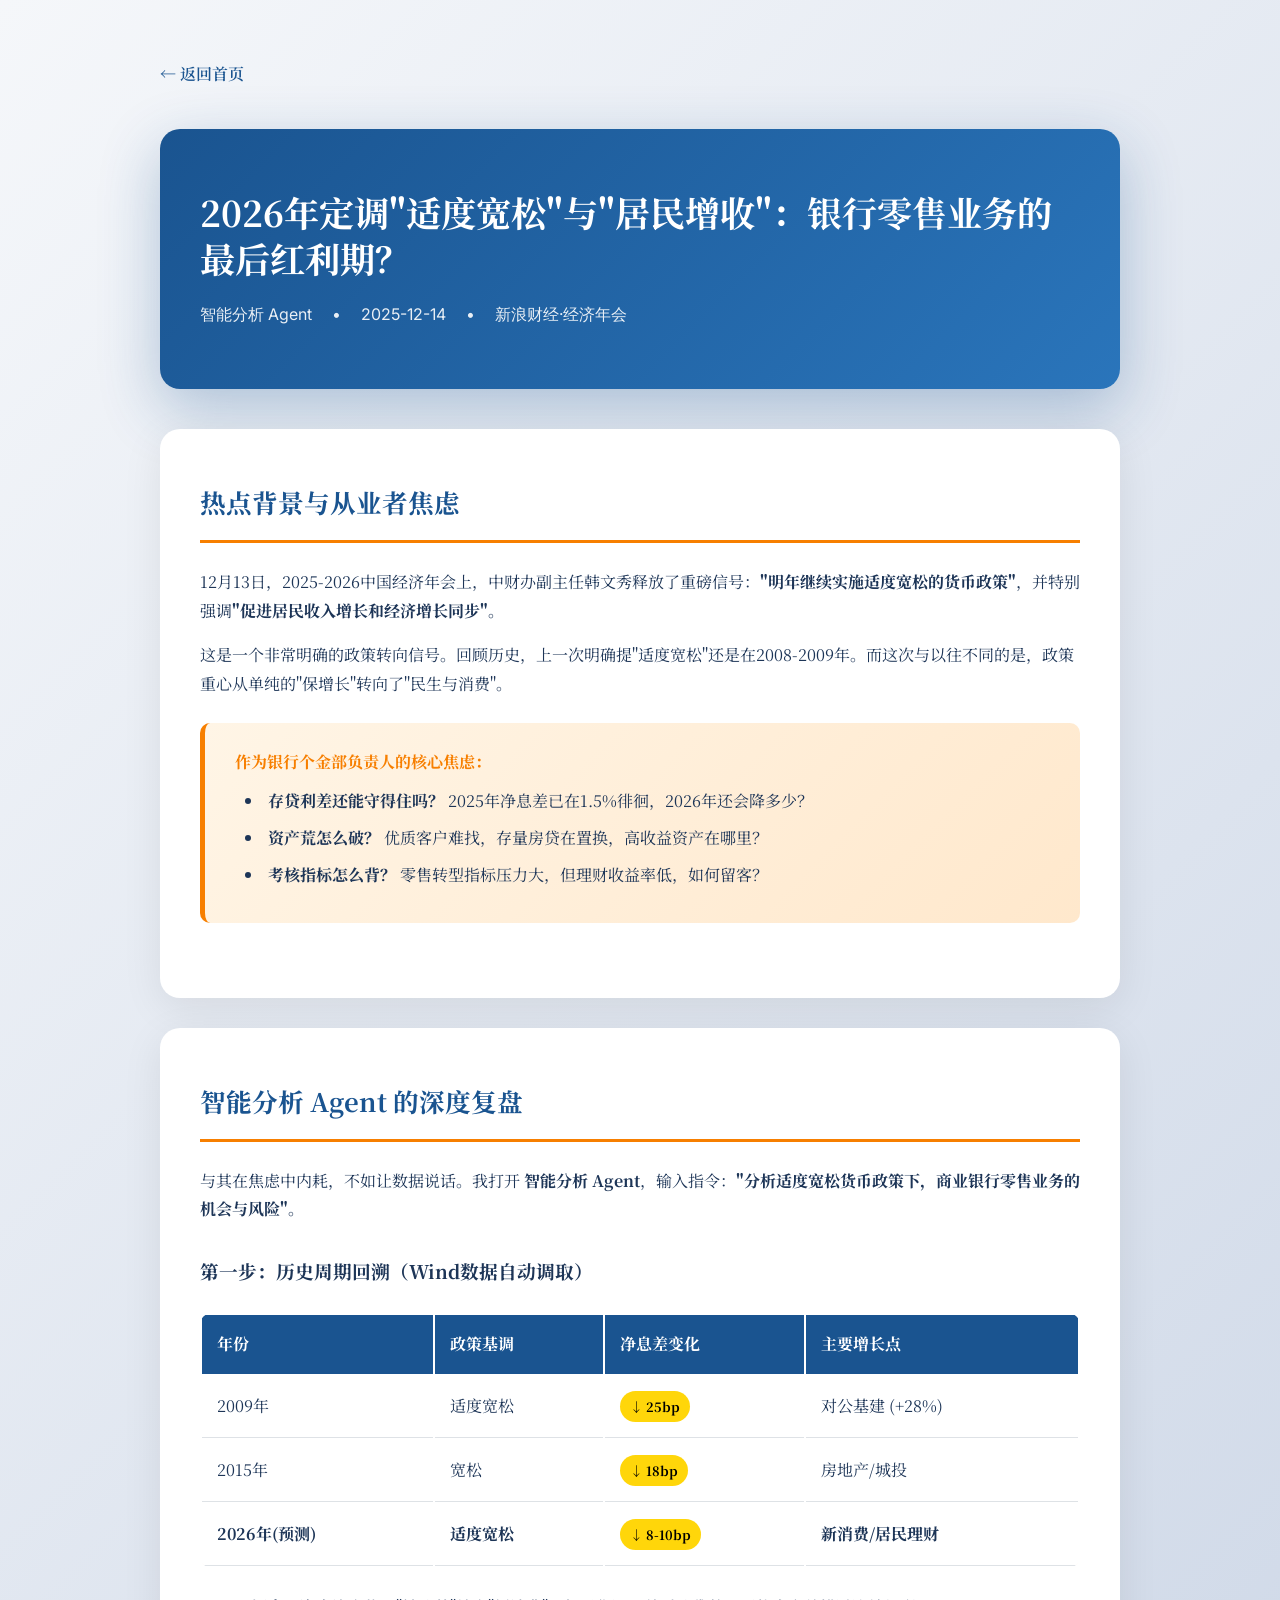
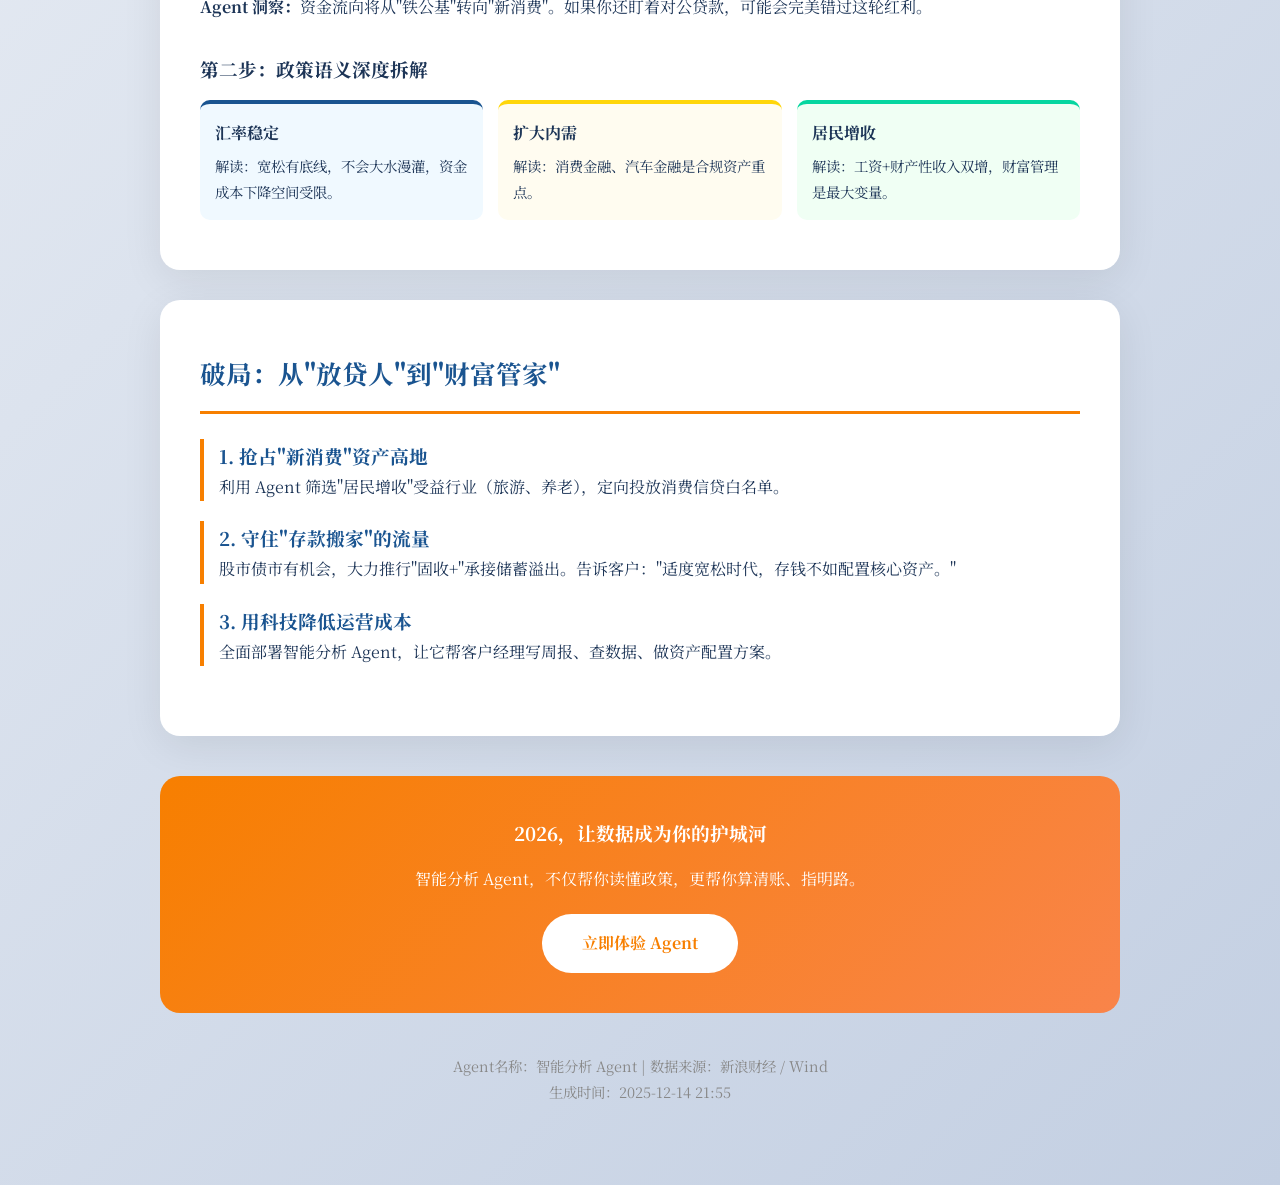
<file: posts/article_20251214_2155.html>
<!DOCTYPE html>
<html lang="zh-CN">

<head>
    <meta charset="UTF-8">
    <meta name="viewport" content="width=device-width, initial-scale=1.0">
    <title>2026年定调"适度宽松"与"居民增收"：银行零售业务的最后红利期？</title>
    <link
        href="https://fonts.googleapis.com/css2?family=Noto+Serif+SC:wght@400;600;700&family=Inter:wght@400;500;600;700&display=swap"
        rel="stylesheet">
    <style>
        * {
            margin: 0;
            padding: 0;
            box-sizing: border-box;
        }

        :root {
            --primary-color: #1a5490;
            --secondary-color: #e63946;
            --accent-color: #f77f00;
            --text-dark: #1d3557;
            --text-light: #457b9d;
            --bg-light: #f8f9fa;
            --bg-card: #ffffff;
            --border-color: #dee2e6;
            --success-color: #06d6a0;
            --warning-color: #ffd60a;
        }

        body {
            font-family: 'Noto Serif SC', serif;
            line-height: 1.8;
            color: var(--text-dark);
            background: linear-gradient(135deg, #f5f7fa 0%, #c3cfe2 100%);
            min-height: 100vh;
        }

        .container {
            max-width: 1000px;
            margin: 0 auto;
            padding: 40px 20px;
        }

        .article-header {
            background: linear-gradient(135deg, var(--primary-color) 0%, #2a75bb 100%);
            color: white;
            padding: 60px 40px;
            border-radius: 20px;
            margin-bottom: 40px;
            box-shadow: 0 20px 60px rgba(26, 84, 144, 0.3);
            position: relative;
            overflow: hidden;
        }

        .article-header h1 {
            font-size: 2.2rem;
            font-weight: 700;
            margin-bottom: 20px;
            position: relative;
            z-index: 1;
            line-height: 1.3;
        }

        .article-meta {
            font-family: 'Inter', sans-serif;
            opacity: 0.9;
            display: flex;
            gap: 20px;
            z-index: 1;
            position: relative;
        }

        .content-section {
            background: var(--bg-card);
            padding: 50px 40px;
            border-radius: 20px;
            margin-bottom: 30px;
            box-shadow: 0 10px 40px rgba(0, 0, 0, 0.08);
            transition: transform 0.3s;
        }

        .content-section:hover {
            transform: translateY(-5px);
        }

        .section-title {
            font-size: 1.6rem;
            font-weight: 700;
            color: var(--primary-color);
            border-bottom: 3px solid var(--accent-color);
            padding-bottom: 15px;
            margin-bottom: 25px;
        }

        .highlight-box {
            background: linear-gradient(135deg, #fff5e6 0%, #ffe8cc 100%);
            border-left: 5px solid var(--accent-color);
            padding: 25px 30px;
            margin: 25px 0;
            border-radius: 10px;
        }

        .data-table {
            width: 100%;
            border-collapse: separate;
            margin: 25px 0;
            border-radius: 12px;
            overflow: hidden;
        }

        .data-table th {
            background: var(--primary-color);
            color: white;
            padding: 15px;
            text-align: left;
        }

        .data-table td {
            padding: 15px;
            border-bottom: 1px solid var(--border-color);
            background: white;
        }

        .badge {
            display: inline-block;
            padding: 4px 10px;
            border-radius: 20px;
            font-size: 0.8em;
            font-weight: bold;
        }

        .badge-warn {
            background: var(--warning-color);
            color: black;
        }

        .cta-section {
            background: linear-gradient(135deg, var(--accent-color) 0%, #f9844a 100%);
            color: white;
            padding: 40px;
            border-radius: 20px;
            text-align: center;
            margin-top: 40px;
        }

        .cta-button {
            display: inline-block;
            background: white;
            color: var(--accent-color);
            padding: 15px 40px;
            border-radius: 50px;
            text-decoration: none;
            font-weight: 700;
            margin-top: 20px;
        }

        .fade-in {
            animation: fadeIn 0.8s ease-in;
        }

        @keyframes fadeIn {
            from {
                opacity: 0;
                transform: translateY(20px);
            }

            to {
                opacity: 1;
                transform: translateY(0);
            }
        }

        /* 新增：返回按钮样式 */
        .back-nav {
            padding: 20px 0;
            margin-bottom: 20px;
        }

        .back-nav a {
            text-decoration: none;
            color: var(--primary-color);
            font-weight: 600;
            display: inline-flex;
            align-items: center;
            gap: 5px;
        }

        .back-nav a:hover {
            color: var(--accent-color);
        }

        @media (max-width: 768px) {
            .container {
                padding: 20px 15px;
            }

            .article-header {
                padding: 40px 20px;
                text-align: left;
            }

            .article-header h1 {
                font-size: 1.8rem;
            }

            .article-meta {
                gap: 10px;
                font-size: 0.85rem;
            }

            .content-section {
                padding: 30px 20px;
            }

            .section-title {
                font-size: 1.4rem;
            }

            .highlight-box {
                padding: 20px;
            }

            .data-table {
                display: block;
                overflow-x: auto;
                white-space: nowrap;
            }

            .cta-section {
                padding: 40px 20px;
            }

            .cta-section h3 {
                font-size: 1.6rem;
            }
        }
    </style>
</head>

<body>
    <div class="container">
        <nav class="back-nav fade-in">
            <a href="../index.html">← 返回首页</a>
        </nav>

        <header class="article-header fade-in">
            <h1>2026年定调"适度宽松"与"居民增收"：银行零售业务的最后红利期？</h1>
            <div class="article-meta">
                <span>智能分析 Agent</span> • <span>2025-12-14</span> • <span>新浪财经·经济年会</span>
            </div>
        </header>

        <section class="content-section fade-in">
            <h2 class="section-title">热点背景与从业者焦虑</h2>
            <p>12月13日，2025-2026中国经济年会上，中财办副主任韩文秀释放了重磅信号：<strong>"明年继续实施适度宽松的货币政策"</strong>，并特别强调<strong>"促进居民收入增长和经济增长同步"</strong>。
            </p>
            <p style="margin-top:15px">
                这是一个非常明确的政策转向信号。回顾历史，上一次明确提"适度宽松"还是在2008-2009年。而这次与以往不同的是，政策重心从单纯的"保增长"转向了"民生与消费"。</p>

            <div class="highlight-box">
                <h4 style="color:var(--accent-color); margin-bottom:10px;">作为银行个金部负责人的核心焦虑：</h4>
                <ul style="list-style-position: inside; padding-left: 10px;">
                    <li style="margin:8px 0"><strong>存贷利差还能守得住吗？</strong> 2025年净息差已在1.5%徘徊，2026年还会降多少？</li>
                    <li style="margin:8px 0"><strong>资产荒怎么破？</strong> 优质客户难找，存量房贷在置换，高收益资产在哪里？</li>
                    <li style="margin:8px 0"><strong>考核指标怎么背？</strong> 零售转型指标压力大，但理财收益率低，如何留客？</li>
                </ul>
            </div>
        </section>

        <section class="content-section fade-in">
            <h2 class="section-title">智能分析 Agent 的深度复盘</h2>
            <p>与其在焦虑中内耗，不如让数据说话。我打开 <strong>智能分析 Agent</strong>，输入指令：<strong>"分析适度宽松货币政策下，商业银行零售业务的机会与风险"</strong>。</p>

            <h3 style="margin-top:30px; color:var(--text-dark)">第一步：历史周期回溯（Wind数据自动调取）</h3>
            <table class="data-table">
                <thead>
                    <tr>
                        <th>年份</th>
                        <th>政策基调</th>
                        <th>净息差变化</th>
                        <th>主要增长点</th>
                    </tr>
                </thead>
                <tbody>
                    <tr>
                        <td>2009年</td>
                        <td>适度宽松</td>
                        <td><span class="badge badge-warn">↓ 25bp</span></td>
                        <td>对公基建 (+28%)</td>
                    </tr>
                    <tr>
                        <td>2015年</td>
                        <td>宽松</td>
                        <td><span class="badge badge-warn">↓ 18bp</span></td>
                        <td>房地产/城投</td>
                    </tr>
                    <tr style="background:#fffaf0">
                        <td><strong>2026年(预测)</strong></td>
                        <td><strong>适度宽松</strong></td>
                        <td><span class="badge badge-warn">↓ 8-10bp</span></td>
                        <td><strong>新消费/居民理财</strong></td>
                    </tr>
                </tbody>
            </table>
            <p><strong>Agent 洞察：</strong>资金流向将从"铁公基"转向"新消费"。如果你还盯着对公贷款，可能会完美错过这轮红利。</p>

            <h3 style="margin-top:30px; color:var(--text-dark)">第二步：政策语义深度拆解</h3>
            <div style="display:grid; grid-template-columns:1fr 1fr 1fr; gap:15px; margin-top:15px;">
                <div
                    style="background:#f0f9ff; padding:15px; border-radius:10px; border-top:4px solid var(--primary-color)">
                    <h4>汇率稳定</h4>
                    <p style="font-size:0.9em; margin-top:5px">解读：宽松有底线，不会大水漫灌，资金成本下降空间受限。</p>
                </div>
                <div
                    style="background:#fffcf0; padding:15px; border-radius:10px; border-top:4px solid var(--warning-color)">
                    <h4>扩大内需</h4>
                    <p style="font-size:0.9em; margin-top:5px">解读：消费金融、汽车金融是合规资产重点。</p>
                </div>
                <div
                    style="background:#f0fff4; padding:15px; border-radius:10px; border-top:4px solid var(--success-color)">
                    <h4>居民增收</h4>
                    <p style="font-size:0.9em; margin-top:5px">解读：工资+财产性收入双增，财富管理是最大变量。</p>
                </div>
            </div>
        </section>

        <section class="content-section fade-in">
            <h2 class="section-title">破局：从"放贷人"到"财富管家"</h2>
            <div style="margin-top:20px">
                <div style="margin-bottom:20px; padding-left:15px; border-left:4px solid var(--accent-color)">
                    <h3 style="color:var(--primary-color)">1. 抢占"新消费"资产高地</h3>
                    <p>利用 Agent 筛选"居民增收"受益行业（旅游、养老），定向投放消费信贷白名单。</p>
                </div>
                <div style="margin-bottom:20px; padding-left:15px; border-left:4px solid var(--accent-color)">
                    <h3 style="color:var(--primary-color)">2. 守住"存款搬家"的流量</h3>
                    <p>股市债市有机会，大力推行"固收+"承接储蓄溢出。告诉客户："适度宽松时代，存钱不如配置核心资产。"</p>
                </div>
                <div style="margin-bottom:20px; padding-left:15px; border-left:4px solid var(--accent-color)">
                    <h3 style="color:var(--primary-color)">3. 用科技降低运营成本</h3>
                    <p>全面部署智能分析 Agent，让它帮客户经理写周报、查数据、做资产配置方案。</p>
                </div>
            </div>
        </section>

        <div class="cta-section fade-in">
            <h3>2026，让数据成为你的护城河</h3>
            <p style="margin-top:15px">智能分析 Agent，不仅帮你读懂政策，更帮你算清账、指明路。</p>
            <a href="#" class="cta-button">立即体验 Agent</a>
        </div>

        <footer style="text-align: center; padding: 40px; color: #888; font-size: 0.9em;">
            <p>Agent名称：智能分析 Agent | 数据来源：新浪财经 / Wind</p>
            <p>生成时间：2025-12-14 21:55</p>
        </footer>
    </div>
    <script>
        const observer = new IntersectionObserver((entries) => {
            entries.forEach(e => { if (e.isIntersecting) { e.target.style.opacity = 1; e.target.style.transform = 'translateY(0)'; } });
        });
        document.querySelectorAll('.fade-in').forEach(el => {
            el.style.opacity = 0; el.style.transform = 'translateY(20px)'; el.style.transition = 'all 0.6s ease'; observer.observe(el);
        });
    </script>
</body>

</html>
</file>
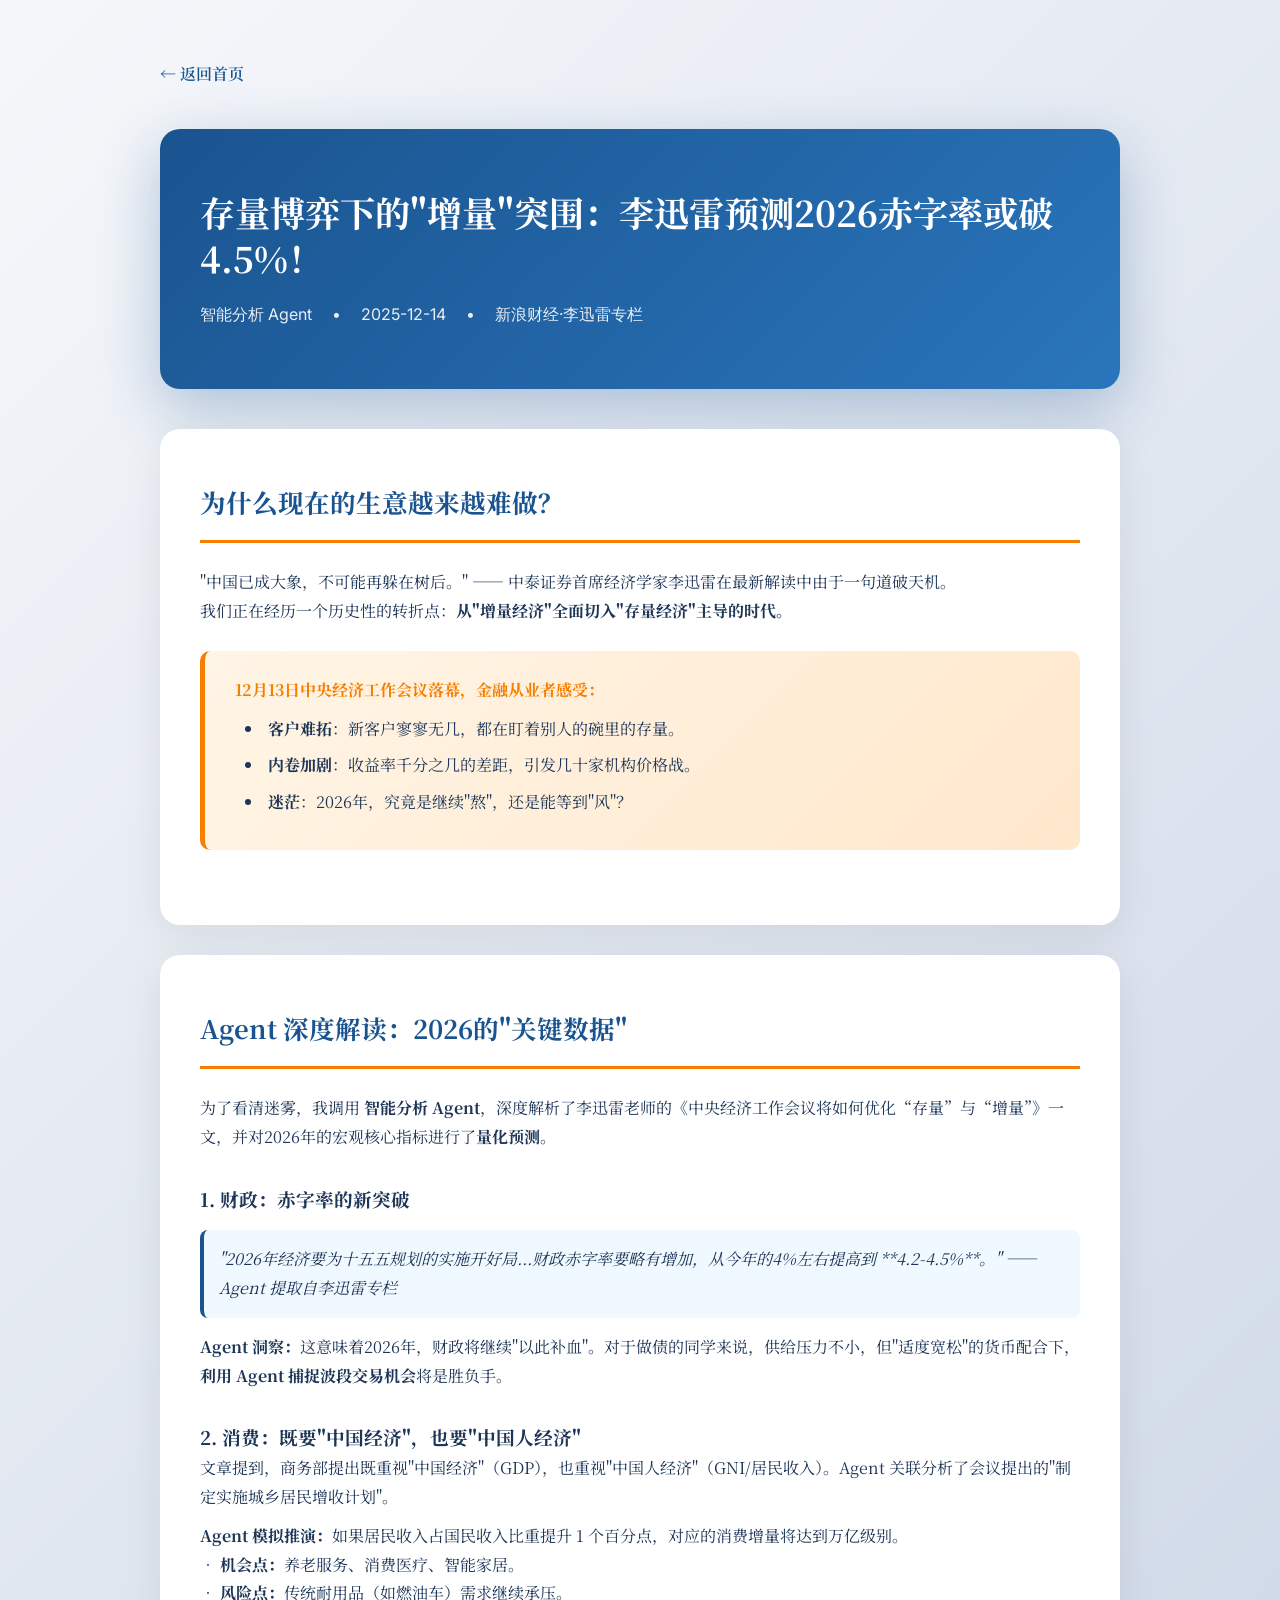
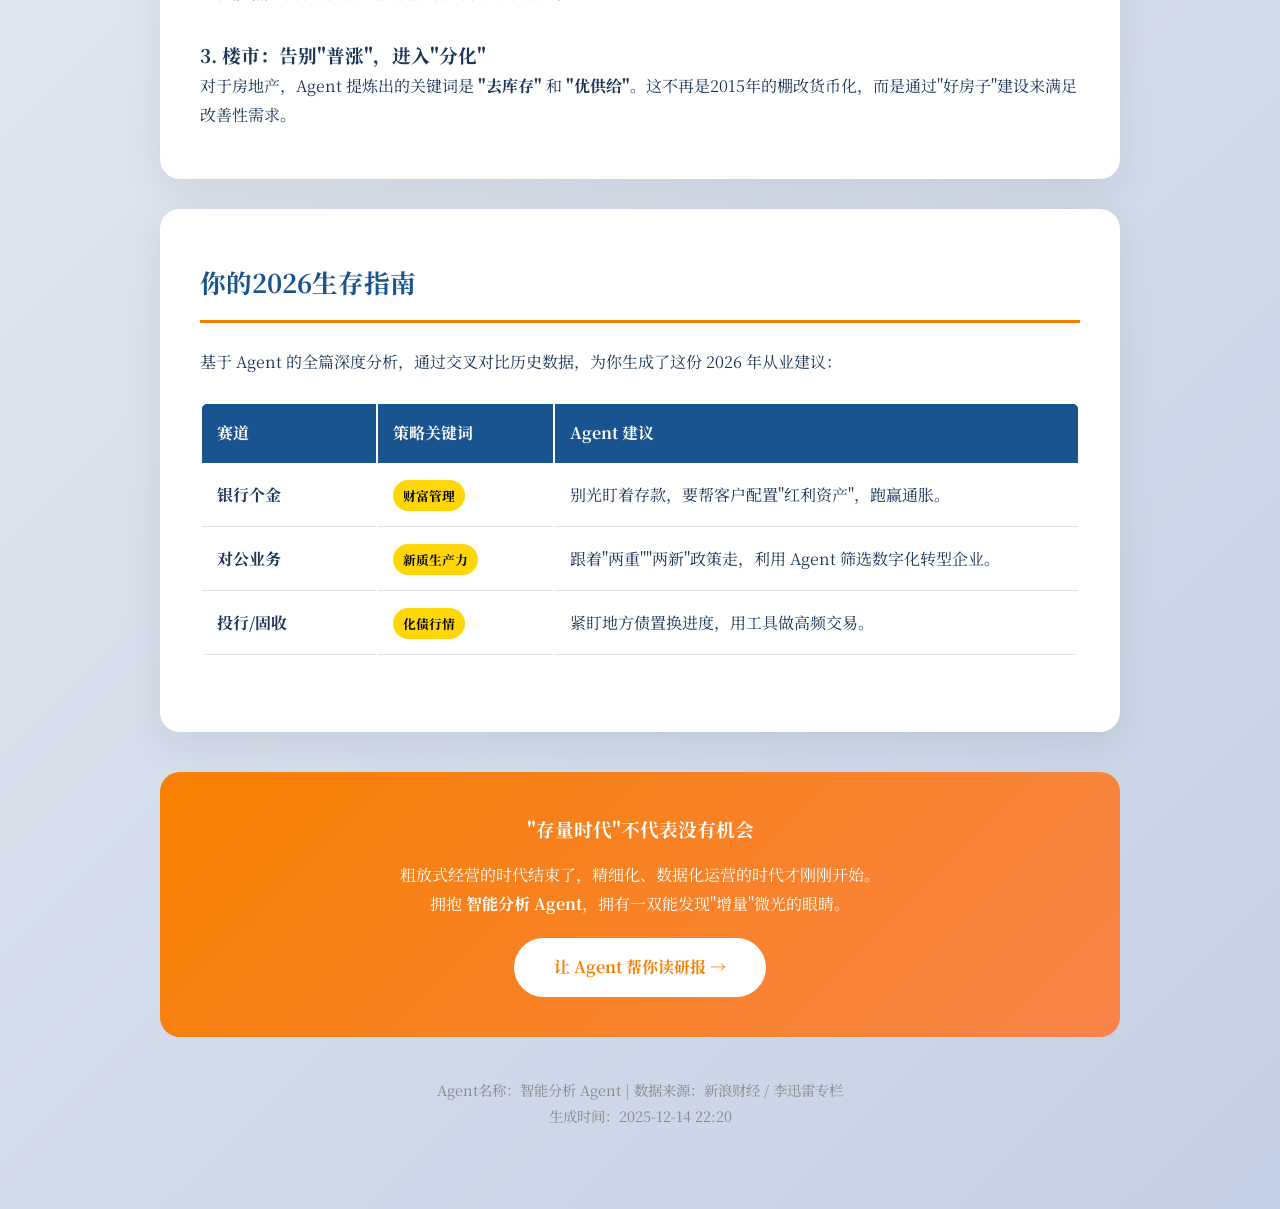
<file: posts/article_20251214_2220.html>
<!DOCTYPE html>
<html lang="zh-CN">

<head>
    <meta charset="UTF-8">
    <meta name="viewport" content="width=device-width, initial-scale=1.0">
    <title>存量博弈下的"增量"突围：李迅雷预测2026赤字率或破4.5%！</title>
    <link
        href="https://fonts.googleapis.com/css2?family=Noto+Serif+SC:wght@400;600;700&family=Inter:wght@400;500;600;700&display=swap"
        rel="stylesheet">
    <style>
        * {
            margin: 0;
            padding: 0;
            box-sizing: border-box;
        }

        :root {
            --primary-color: #1a5490;
            --secondary-color: #e63946;
            --accent-color: #f77f00;
            --text-dark: #1d3557;
            --text-light: #457b9d;
            --bg-light: #f8f9fa;
            --bg-card: #ffffff;
            --border-color: #dee2e6;
            --success-color: #06d6a0;
            --warning-color: #ffd60a;
        }

        body {
            font-family: 'Noto Serif SC', serif;
            line-height: 1.8;
            color: var(--text-dark);
            background: linear-gradient(135deg, #f5f7fa 0%, #c3cfe2 100%);
            min-height: 100vh;
        }

        .container {
            max-width: 1000px;
            margin: 0 auto;
            padding: 40px 20px;
        }

        .article-header {
            background: linear-gradient(135deg, var(--primary-color) 0%, #2a75bb 100%);
            color: white;
            padding: 60px 40px;
            border-radius: 20px;
            margin-bottom: 40px;
            box-shadow: 0 20px 60px rgba(26, 84, 144, 0.3);
            position: relative;
            overflow: hidden;
        }

        .article-header h1 {
            font-size: 2.2rem;
            font-weight: 700;
            margin-bottom: 20px;
            position: relative;
            z-index: 1;
            line-height: 1.3;
        }

        .article-meta {
            font-family: 'Inter', sans-serif;
            opacity: 0.9;
            display: flex;
            gap: 20px;
            z-index: 1;
            position: relative;
        }

        .content-section {
            background: var(--bg-card);
            padding: 50px 40px;
            border-radius: 20px;
            margin-bottom: 30px;
            box-shadow: 0 10px 40px rgba(0, 0, 0, 0.08);
            transition: transform 0.3s;
        }

        .content-section:hover {
            transform: translateY(-5px);
        }

        .section-title {
            font-size: 1.6rem;
            font-weight: 700;
            color: var(--primary-color);
            border-bottom: 3px solid var(--accent-color);
            padding-bottom: 15px;
            margin-bottom: 25px;
        }

        .highlight-box {
            background: linear-gradient(135deg, #fff5e6 0%, #ffe8cc 100%);
            border-left: 5px solid var(--accent-color);
            padding: 25px 30px;
            margin: 25px 0;
            border-radius: 10px;
        }

        .data-table {
            width: 100%;
            border-collapse: separate;
            margin: 25px 0;
            border-radius: 12px;
            overflow: hidden;
        }

        .data-table th {
            background: var(--primary-color);
            color: white;
            padding: 15px;
            text-align: left;
        }

        .data-table td {
            padding: 15px;
            border-bottom: 1px solid var(--border-color);
            background: white;
        }

        .badge {
            display: inline-block;
            padding: 4px 10px;
            border-radius: 20px;
            font-size: 0.8em;
            font-weight: bold;
        }

        .badge-warn {
            background: var(--warning-color);
            color: black;
        }

        .cta-section {
            background: linear-gradient(135deg, var(--accent-color) 0%, #f9844a 100%);
            color: white;
            padding: 40px;
            border-radius: 20px;
            text-align: center;
            margin-top: 40px;
        }

        .cta-button {
            display: inline-block;
            background: white;
            color: var(--accent-color);
            padding: 15px 40px;
            border-radius: 50px;
            text-decoration: none;
            font-weight: 700;
            margin-top: 20px;
        }

        .fade-in {
            animation: fadeIn 0.8s ease-in;
        }

        @keyframes fadeIn {
            from {
                opacity: 0;
                transform: translateY(20px);
            }

            to {
                opacity: 1;
                transform: translateY(0);
            }
        }

        /* 新增：返回按钮样式 */
        .back-nav {
            padding: 20px 0;
            margin-bottom: 20px;
        }

        .back-nav a {
            text-decoration: none;
            color: var(--primary-color);
            font-weight: 600;
            display: inline-flex;
            align-items: center;
            gap: 5px;
        }

        .back-nav a:hover {
            color: var(--accent-color);
        }

        @media (max-width: 768px) {
            .container {
                padding: 20px 15px;
            }

            .article-header {
                padding: 40px 20px;
                text-align: left;
            }

            .article-header h1 {
                font-size: 1.8rem;
            }

            .article-meta {
                gap: 10px;
                font-size: 0.85rem;
            }

            .content-section {
                padding: 30px 20px;
            }

            .section-title {
                font-size: 1.4rem;
            }

            .highlight-box {
                padding: 20px;
            }

            .data-table {
                display: block;
                overflow-x: auto;
                white-space: nowrap;
            }

            .cta-section {
                padding: 40px 20px;
            }

            .cta-section h3 {
                font-size: 1.6rem;
            }
        }
    </style>
</head>

<body>
    <div class="container">
        <nav class="back-nav fade-in">
            <a href="../index.html">← 返回首页</a>
        </nav>

        <header class="article-header fade-in">
            <h1>存量博弈下的"增量"突围：李迅雷预测2026赤字率或破4.5%！</h1>
            <div class="article-meta">
                <span>智能分析 Agent</span> • <span>2025-12-14</span> • <span>新浪财经·李迅雷专栏</span>
            </div>
        </header>

        <section class="content-section fade-in">
            <h2 class="section-title">为什么现在的生意越来越难做？</h2>
            <p>"中国已成大象，不可能再躲在树后。" —— 中泰证券首席经济学家李迅雷在最新解读中由于一句道破天机。</p>
            <p>我们正在经历一个历史性的转折点：<strong>从"增量经济"全面切入"存量经济"主导的时代。</strong></p>

            <div class="highlight-box">
                <h4 style="color:var(--accent-color); margin-bottom:10px;">12月13日中央经济工作会议落幕，金融从业者感受：</h4>
                <ul style="list-style-position: inside; padding-left: 10px;">
                    <li style="margin:8px 0"><strong>客户难拓</strong>：新客户寥寥无几，都在盯着别人的碗里的存量。</li>
                    <li style="margin:8px 0"><strong>内卷加剧</strong>：收益率千分之几的差距，引发几十家机构价格战。</li>
                    <li style="margin:8px 0"><strong>迷茫</strong>：2026年，究竟是继续"熬"，还是能等到"风"？</li>
                </ul>
            </div>
        </section>

        <section class="content-section fade-in">
            <h2 class="section-title">Agent 深度解读：2026的"关键数据"</h2>
            <p>为了看清迷雾，我调用 <strong>智能分析
                    Agent</strong>，深度解析了李迅雷老师的《中央经济工作会议将如何优化“存量”与“增量”》一文，并对2026年的宏观核心指标进行了<strong>量化预测</strong>。</p>

            <h3 style="margin-top:30px; color:var(--text-dark)">1. 财政：赤字率的新突破</h3>
            <p
                style="background:#f0f9ff; padding:15px; border-radius:8px; border-left:4px solid var(--primary-color); margin:15px 0; font-style:italic;">
                "2026年经济要为十五五规划的实施开好局...财政赤字率要略有增加，从今年的4%左右提高到 **4.2-4.5%**。" —— Agent 提取自李迅雷专栏
            </p>
            <p><strong>Agent 洞察：</strong>这意味着2026年，财政将继续"以此补血"。对于做债的同学来说，供给压力不小，但"适度宽松"的货币配合下，<strong>利用 Agent
                    捕捉波段交易机会</strong>将是胜负手。</p>

            <h3 style="margin-top:30px; color:var(--text-dark)">2. 消费：既要"中国经济"，也要"中国人经济"</h3>
            <p>文章提到，商务部提出既重视"中国经济"（GDP），也重视"中国人经济"（GNI/居民收入）。Agent 关联分析了会议提出的"制定实施城乡居民增收计划"。</p>
            <p style="margin-top:10px">
                <strong>Agent 模拟推演：</strong>如果居民收入占国民收入比重提升 1 个百分点，对应的消费增量将达到万亿级别。
                <br>• <strong>机会点：</strong>养老服务、消费医疗、智能家居。
                <br>• <strong>风险点：</strong>传统耐用品（如燃油车）需求继续承压。
            </p>

            <h3 style="margin-top:30px; color:var(--text-dark)">3. 楼市：告别"普涨"，进入"分化"</h3>
            <p>对于房地产，Agent 提炼出的关键词是 <strong>"去库存"</strong> 和 <strong>"优供给"</strong>。这不再是2015年的棚改货币化，而是通过"好房子"建设来满足改善性需求。
            </p>
        </section>

        <section class="content-section fade-in">
            <h2 class="section-title">你的2026生存指南</h2>
            <p>基于 Agent 的全篇深度分析，通过交叉对比历史数据，为你生成了这份 2026 年从业建议：</p>
            <table class="data-table">
                <thead>
                    <tr>
                        <th width="20%">赛道</th>
                        <th width="20%">策略关键词</th>
                        <th>Agent 建议</th>
                    </tr>
                </thead>
                <tbody>
                    <tr>
                        <td><strong>银行个金</strong></td>
                        <td><span class="badge badge-warn">财富管理</span></td>
                        <td>别光盯着存款，要帮客户配置"红利资产"，跑赢通胀。</td>
                    </tr>
                    <tr>
                        <td><strong>对公业务</strong></td>
                        <td><span class="badge badge-warn">新质生产力</span></td>
                        <td>跟着"两重""两新"政策走，利用 Agent 筛选数字化转型企业。</td>
                    </tr>
                    <tr>
                        <td><strong>投行/固收</strong></td>
                        <td><span class="badge badge-warn">化债行情</span></td>
                        <td>紧盯地方债置换进度，用工具做高频交易。</td>
                    </tr>
                </tbody>
            </table>
        </section>

        <div class="cta-section fade-in">
            <h3>"存量时代"不代表没有机会</h3>
            <p style="margin-top:15px">粗放式经营的时代结束了，精细化、数据化运营的时代才刚刚开始。</p>
            <p>拥抱 <strong>智能分析 Agent</strong>，拥有一双能发现"增量"微光的眼睛。</p>
            <a href="#" class="cta-button">让 Agent 帮你读研报 →</a>
        </div>

        <footer style="text-align: center; padding: 40px; color: #888; font-size: 0.9em;">
            <p>Agent名称：智能分析 Agent | 数据来源：新浪财经 / 李迅雷专栏</p>
            <p>生成时间：2025-12-14 22:20</p>
        </footer>
    </div>
    <script>
        const observer = new IntersectionObserver((entries) => {
            entries.forEach(e => { if (e.isIntersecting) { e.target.style.opacity = 1; e.target.style.transform = 'translateY(0)'; } });
        });
        document.querySelectorAll('.fade-in').forEach(el => {
            el.style.opacity = 0; el.style.transform = 'translateY(20px)'; el.style.transition = 'all 0.6s ease'; observer.observe(el);
        });
    </script>
</body>

</html>
</file>
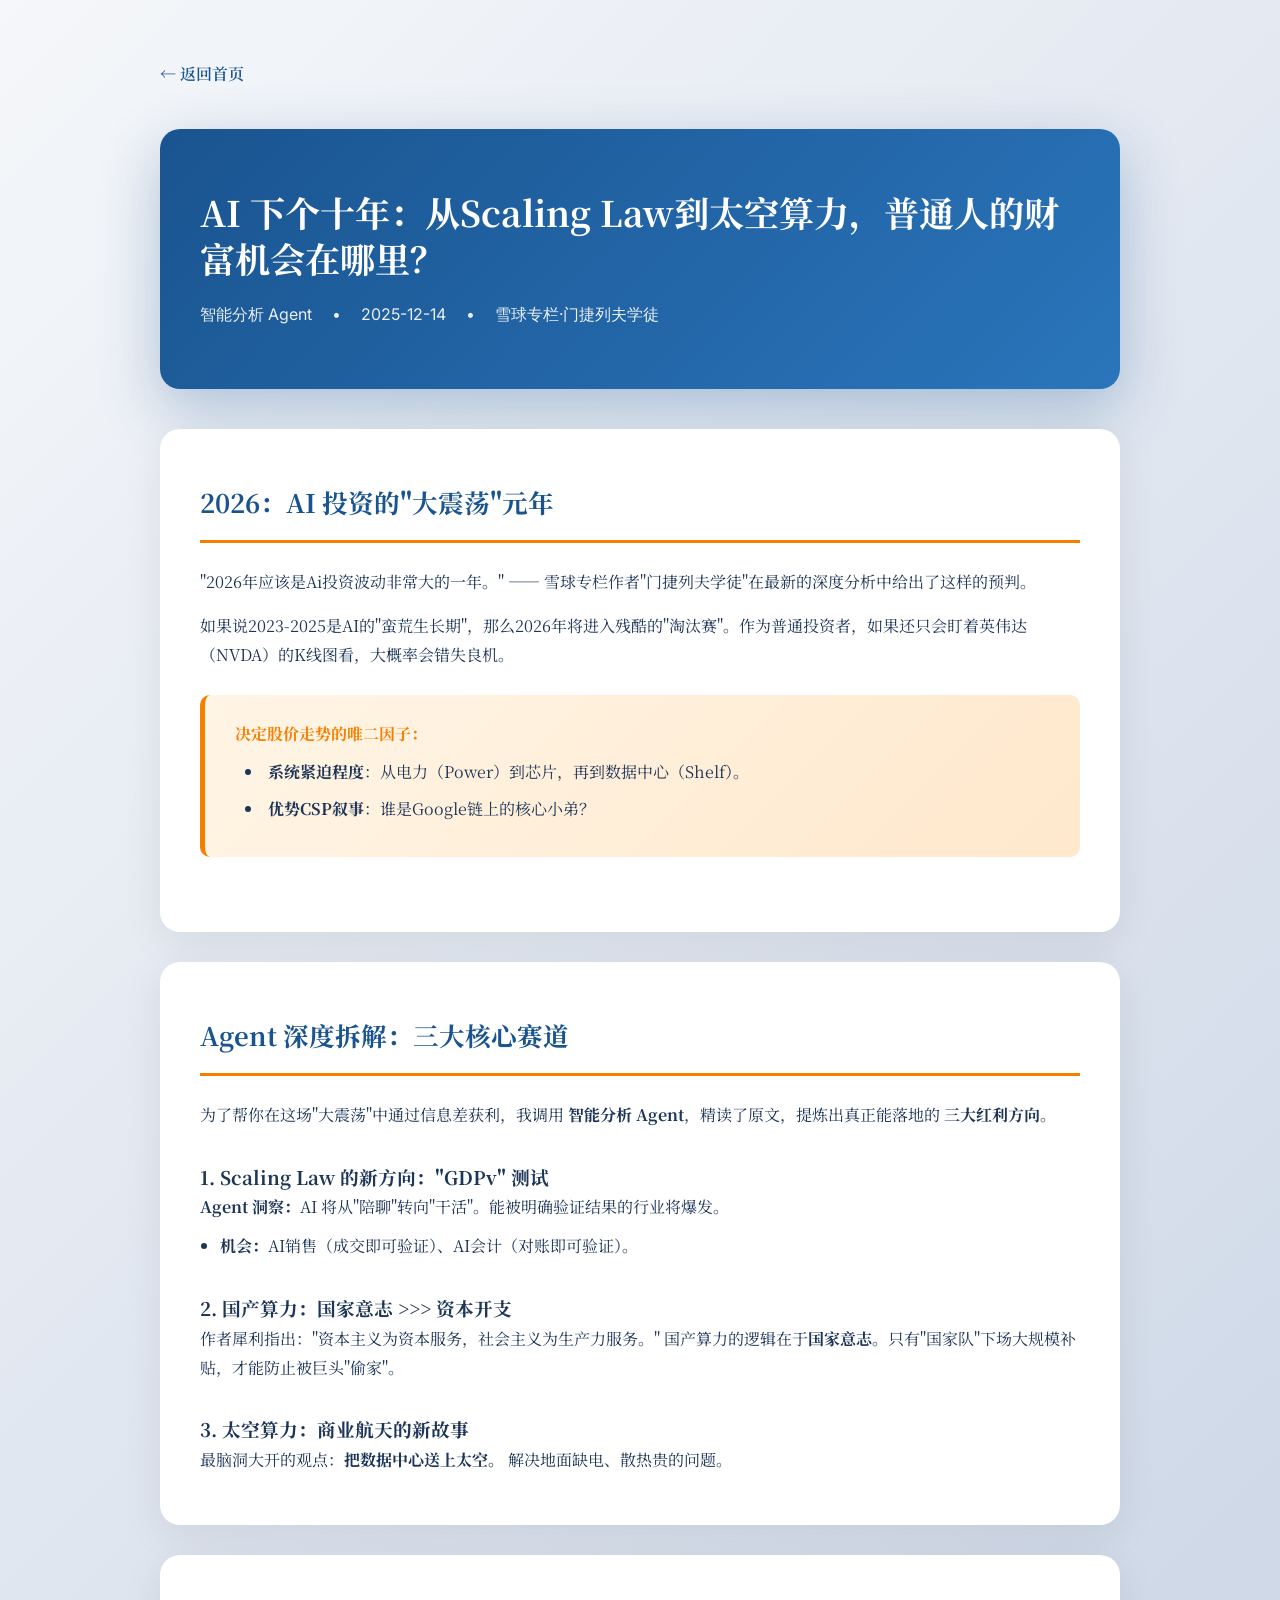
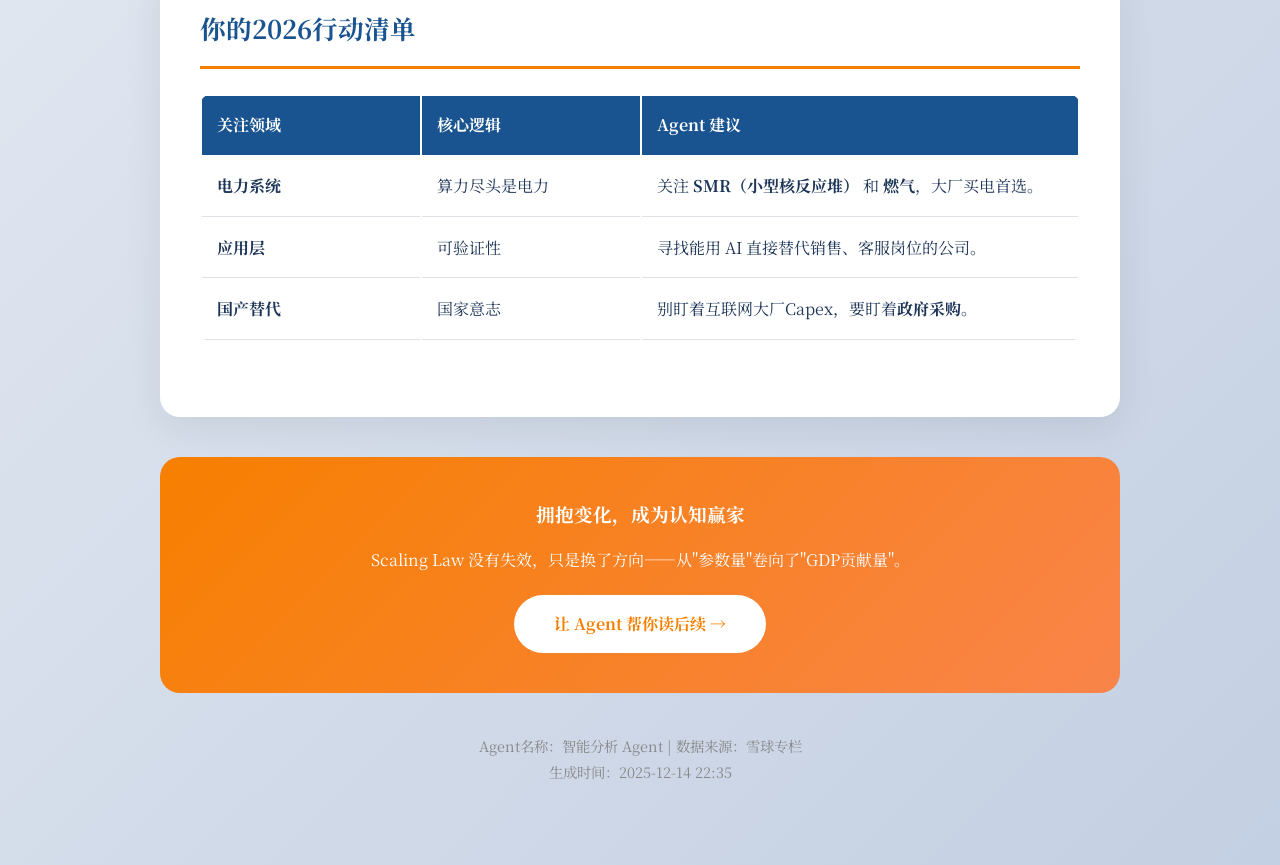
<file: posts/article_20251214_2235.html>
<!DOCTYPE html>
<html lang="zh-CN">

<head>
    <meta charset="UTF-8">
    <meta name="viewport" content="width=device-width, initial-scale=1.0">
    <title>AI 下个十年：从Scaling Law到太空算力，普通人的财富机会在哪里？</title>
    <link
        href="https://fonts.googleapis.com/css2?family=Noto+Serif+SC:wght@400;600;700&family=Inter:wght@400;500;600;700&display=swap"
        rel="stylesheet">
    <style>
        * {
            margin: 0;
            padding: 0;
            box-sizing: border-box;
        }

        :root {
            --primary-color: #1a5490;
            --secondary-color: #e63946;
            --accent-color: #f77f00;
            --text-dark: #1d3557;
            --text-light: #457b9d;
            --bg-light: #f8f9fa;
            --bg-card: #ffffff;
            --border-color: #dee2e6;
            --success-color: #06d6a0;
            --warning-color: #ffd60a;
        }

        body {
            font-family: 'Noto Serif SC', serif;
            line-height: 1.8;
            color: var(--text-dark);
            background: linear-gradient(135deg, #f5f7fa 0%, #c3cfe2 100%);
            min-height: 100vh;
        }

        .container {
            max-width: 1000px;
            margin: 0 auto;
            padding: 40px 20px;
        }

        .article-header {
            background: linear-gradient(135deg, var(--primary-color) 0%, #2a75bb 100%);
            color: white;
            padding: 60px 40px;
            border-radius: 20px;
            margin-bottom: 40px;
            box-shadow: 0 20px 60px rgba(26, 84, 144, 0.3);
            position: relative;
            overflow: hidden;
        }

        .article-header h1 {
            font-size: 2.2rem;
            font-weight: 700;
            margin-bottom: 20px;
            position: relative;
            z-index: 1;
            line-height: 1.3;
        }

        .article-meta {
            font-family: 'Inter', sans-serif;
            opacity: 0.9;
            display: flex;
            gap: 20px;
            z-index: 1;
            position: relative;
        }

        .content-section {
            background: var(--bg-card);
            padding: 50px 40px;
            border-radius: 20px;
            margin-bottom: 30px;
            box-shadow: 0 10px 40px rgba(0, 0, 0, 0.08);
            transition: transform 0.3s;
        }

        .content-section:hover {
            transform: translateY(-5px);
        }

        .section-title {
            font-size: 1.6rem;
            font-weight: 700;
            color: var(--primary-color);
            border-bottom: 3px solid var(--accent-color);
            padding-bottom: 15px;
            margin-bottom: 25px;
        }

        .highlight-box {
            background: linear-gradient(135deg, #fff5e6 0%, #ffe8cc 100%);
            border-left: 5px solid var(--accent-color);
            padding: 25px 30px;
            margin: 25px 0;
            border-radius: 10px;
        }

        .data-table {
            width: 100%;
            border-collapse: separate;
            margin: 25px 0;
            border-radius: 12px;
            overflow: hidden;
        }

        .data-table th {
            background: var(--primary-color);
            color: white;
            padding: 15px;
            text-align: left;
        }

        .data-table td {
            padding: 15px;
            border-bottom: 1px solid var(--border-color);
            background: white;
        }

        .badge {
            display: inline-block;
            padding: 4px 10px;
            border-radius: 20px;
            font-size: 0.8em;
            font-weight: bold;
        }

        .badge-warn {
            background: var(--warning-color);
            color: black;
        }

        .cta-section {
            background: linear-gradient(135deg, var(--accent-color) 0%, #f9844a 100%);
            color: white;
            padding: 40px;
            border-radius: 20px;
            text-align: center;
            margin-top: 40px;
        }

        .cta-button {
            display: inline-block;
            background: white;
            color: var(--accent-color);
            padding: 15px 40px;
            border-radius: 50px;
            text-decoration: none;
            font-weight: 700;
            margin-top: 20px;
        }

        .fade-in {
            animation: fadeIn 0.8s ease-in;
        }

        @keyframes fadeIn {
            from {
                opacity: 0;
                transform: translateY(20px);
            }

            to {
                opacity: 1;
                transform: translateY(0);
            }
        }

        /* Mobile Optimization */
        .back-nav {
            padding: 20px 0;
            margin-bottom: 20px;
        }

        .back-nav a {
            text-decoration: none;
            color: var(--primary-color);
            font-weight: 600;
            display: inline-flex;
            align-items: center;
            gap: 5px;
        }

        .back-nav a:hover {
            color: var(--accent-color);
        }

        @media (max-width: 768px) {
            .container {
                padding: 20px 15px;
            }

            .article-header {
                padding: 40px 20px;
                text-align: left;
            }

            .article-header h1 {
                font-size: 1.8rem;
            }

            .article-meta {
                gap: 10px;
                font-size: 0.85rem;
            }

            .content-section {
                padding: 30px 20px;
            }

            .section-title {
                font-size: 1.4rem;
            }

            .highlight-box {
                padding: 20px;
            }

            .data-table {
                display: block;
                overflow-x: auto;
                white-space: nowrap;
            }

            .cta-section {
                padding: 40px 20px;
            }

            .cta-section h3 {
                font-size: 1.6rem;
            }
        }
    </style>
</head>

<body>
    <div class="container">
        <nav class="back-nav fade-in">
            <a href="../index.html">← 返回首页</a>
        </nav>

        <header class="article-header fade-in">
            <h1>AI 下个十年：从Scaling Law到太空算力，普通人的财富机会在哪里？</h1>
            <div class="article-meta">
                <span>智能分析 Agent</span> • <span>2025-12-14</span> • <span>雪球专栏·门捷列夫学徒</span>
            </div>
        </header>

        <section class="content-section fade-in">
            <h2 class="section-title">2026：AI 投资的"大震荡"元年</h2>
            <p>"2026年应该是Ai投资波动非常大的一年。" —— 雪球专栏作者"门捷列夫学徒"在最新的深度分析中给出了这样的预判。</p>
            <p style="margin-top:15px">
                如果说2023-2025是AI的"蛮荒生长期"，那么2026年将进入残酷的"淘汰赛"。作为普通投资者，如果还只会盯着英伟达（NVDA）的K线图看，大概率会错失良机。</p>

            <div class="highlight-box">
                <h4 style="color:var(--accent-color); margin-bottom:10px;">决定股价走势的唯二因子：</h4>
                <ul style="list-style-position: inside; padding-left: 10px;">
                    <li style="margin:8px 0"><strong>系统紧迫程度</strong>：从电力（Power）到芯片，再到数据中心（Shelf）。</li>
                    <li style="margin:8px 0"><strong>优势CSP叙事</strong>：谁是Google链上的核心小弟？</li>
                </ul>
            </div>
        </section>

        <section class="content-section fade-in">
            <h2 class="section-title">Agent 深度拆解：三大核心赛道</h2>
            <p>为了帮你在这场"大震荡"中通过信息差获利，我调用 <strong>智能分析 Agent</strong>，精读了原文，提炼出真正能落地的 <strong>三大红利方向</strong>。</p>

            <h3 style="margin-top:30px; color:var(--text-dark)">1. Scaling Law 的新方向："GDPv" 测试</h3>
            <p><strong>Agent 洞察：</strong>AI 将从"陪聊"转向"干活"。能被明确验证结果的行业将爆发。</p>
            <ul style="margin-left:20px; margin-top:10px;">
                <li><strong>机会：</strong>AI销售（成交即可验证）、AI会计（对账即可验证）。</li>
            </ul>

            <h3 style="margin-top:30px; color:var(--text-dark)">2. 国产算力：国家意志 >>> 资本开支</h3>
            <p>作者犀利指出："资本主义为资本服务，社会主义为生产力服务。" 国产算力的逻辑在于<strong>国家意志</strong>。只有"国家队"下场大规模补贴，才能防止被巨头"偷家"。</p>

            <h3 style="margin-top:30px; color:var(--text-dark)">3. 太空算力：商业航天的新故事</h3>
            <p>最脑洞大开的观点：<strong>把数据中心送上太空。</strong> 解决地面缺电、散热贵的问题。</p>
        </section>

        <section class="content-section fade-in">
            <h2 class="section-title">你的2026行动清单</h2>
            <table class="data-table">
                <thead>
                    <tr>
                        <th width="25%">关注领域</th>
                        <th width="25%">核心逻辑</th>
                        <th>Agent 建议</th>
                    </tr>
                </thead>
                <tbody>
                    <tr>
                        <td><strong>电力系统</strong></td>
                        <td>算力尽头是电力</td>
                        <td>关注 <strong>SMR（小型核反应堆）</strong> 和 <strong>燃气</strong>，大厂买电首选。</td>
                    </tr>
                    <tr>
                        <td><strong>应用层</strong></td>
                        <td>可验证性</td>
                        <td>寻找能用 AI 直接替代销售、客服岗位的公司。</td>
                    </tr>
                    <tr>
                        <td><strong>国产替代</strong></td>
                        <td>国家意志</td>
                        <td>别盯着互联网大厂Capex，要盯着<strong>政府采购</strong>。</td>
                    </tr>
                </tbody>
            </table>
        </section>

        <div class="cta-section fade-in">
            <h3>拥抱变化，成为认知赢家</h3>
            <p style="margin-top:15px">Scaling Law 没有失效，只是换了方向——从"参数量"卷向了"GDP贡献量"。</p>
            <a href="#" class="cta-button">让 Agent 帮你读后续 →</a>
        </div>

        <footer style="text-align: center; padding: 40px; color: #888; font-size: 0.9em;">
            <p>Agent名称：智能分析 Agent | 数据来源：雪球专栏</p>
            <p>生成时间：2025-12-14 22:35</p>
        </footer>
    </div>
    <script>
        const observer = new IntersectionObserver((entries) => {
            entries.forEach(e => { if (e.isIntersecting) { e.target.style.opacity = 1; e.target.style.transform = 'translateY(0)'; } });
        });
        document.querySelectorAll('.fade-in').forEach(el => {
            el.style.opacity = 0; el.style.transform = 'translateY(20px)'; el.style.transition = 'all 0.6s ease'; observer.observe(el);
        });
    </script>
</body>

</html>
</file>
<file: styles.css>
/* ===== CSS Variables ===== */
:root {
    /* Colors - Light Theme matching reference */
    --bg-primary: #ffffff;
    --bg-secondary: #f5f5f5;
    --bg-card: #ffffff;
    --bg-header: #2d2d2d;
    --bg-header-secondary: #3a3a3a;
    --bg-input: #f0f0f0;
    --border-color: #e0e0e0;
    --border-light: #eeeeee;

    /* Text */
    --text-primary: #333333;
    --text-secondary: #666666;
    --text-muted: #999999;
    --text-header: #ffffff;

    /* Accent Colors */
    --accent-primary: #00bcd4;
    --accent-secondary: #4fc3f7;
    --color-up: #ff4d4d;
    --color-down: #00cc66;

    /* Badge Colors */
    --badge-news: #ff6b35;
    --badge-ipo: #00bcd4;
    --badge-hot: #ff4757;
    --badge-new: #2ed573;
    --badge-esg: #1e90ff;
    --badge-law: #9b59b6;
    --badge-app: #e74c3c;

    /* Spacing */
    --spacing-xs: 4px;
    --spacing-sm: 8px;
    --spacing-md: 12px;
    --spacing-lg: 20px;
    --spacing-xl: 32px;

    /* Font */
    --font-family: 'Microsoft YaHei', 'PingFang SC', -apple-system, BlinkMacSystemFont, 'Segoe UI', sans-serif;
    --font-size-xs: 11px;
    --font-size-sm: 12px;
    --font-size-md: 13px;
    --font-size-lg: 14px;
    --font-size-xl: 20px;
    --font-size-xxl: 28px;

    /* Layout */
    --header-height: 32px;
    --tab-bar-height: 28px;
    --status-bar-height: 24px;
    --sidebar-width: 360px;

    /* Radius */
    --radius-sm: 2px;
    --radius-md: 4px;
    --radius-lg: 6px;
}

/* ===== Reset & Base ===== */
* {
    margin: 0;
    padding: 0;
    box-sizing: border-box;
}

html,
body {
    height: 100%;
    font-family: var(--font-family);
    font-size: var(--font-size-md);
    background: var(--bg-secondary);
    color: var(--text-primary);
    overflow: hidden;
}

a {
    color: inherit;
    text-decoration: none;
}

button {
    font-family: inherit;
    cursor: pointer;
}

/* ===== Global Header (Dark) ===== */
.global-header {
    display: flex;
    align-items: center;
    height: var(--header-height);
    background: var(--bg-header);
    padding: 0 var(--spacing-sm);
    gap: var(--spacing-sm);
}

.header-left {
    display: flex;
    align-items: center;
    gap: var(--spacing-sm);
}

.logo {
    display: flex;
    align-items: center;
    gap: var(--spacing-xs);
}

.logo-icon {
    width: 20px;
    height: 20px;
    background: linear-gradient(135deg, #ff6b35, #ff4757);
    color: white;
    display: flex;
    align-items: center;
    justify-content: center;
    border-radius: var(--radius-sm);
    font-weight: bold;
    font-size: 10px;
}

.logo-text {
    font-weight: 600;
    font-size: var(--font-size-sm);
    color: var(--text-header);
}

.header-search {
    position: relative;
    display: flex;
    align-items: center;
}

.search-input {
    background: var(--bg-header-secondary);
    border: none;
    border-radius: var(--radius-sm);
    padding: 3px 8px;
    padding-right: 24px;
    color: var(--text-header);
    font-size: var(--font-size-xs);
    width: 100px;
}

.search-input::placeholder {
    color: #888;
}

.search-input:focus {
    outline: none;
    background: #444;
}

.header-search .search-icon {
    position: absolute;
    right: 6px;
    font-size: 10px;
    color: #888;
}

/* Primary Navigation */
.primary-nav {
    display: flex;
    align-items: center;
    gap: 2px;
    flex: 1;
}

.nav-item {
    padding: 4px 8px;
    font-size: var(--font-size-xs);
    color: #ccc;
    border-radius: var(--radius-sm);
    transition: all 0.2s ease;
    white-space: nowrap;
}

.nav-item:hover {
    color: #fff;
    background: rgba(255, 255, 255, 0.1);
}

.nav-item.active {
    color: #fff;
}

/* Header Right */
.header-right {
    display: flex;
    align-items: center;
    gap: var(--spacing-xs);
}

.header-link {
    font-size: 10px;
    color: #aaa;
    padding: 2px 6px;
    border-radius: var(--radius-sm);
    transition: all 0.2s ease;
    white-space: nowrap;
    display: flex;
    align-items: center;
    gap: 2px;
}

.header-link:hover {
    color: #fff;
}

.header-link.highlight {
    color: var(--accent-primary);
}

.header-link .badge {
    font-size: 8px;
    padding: 1px 3px;
    border-radius: 2px;
    background: var(--badge-hot);
    color: white;
}

.alice-badge {
    background: var(--accent-primary);
    color: white;
    padding: 2px 6px;
    border-radius: var(--radius-sm);
    font-size: 10px;
    font-weight: 600;
}

/* ===== Tab Bar ===== */
.tab-bar {
    height: var(--tab-bar-height);
    background: var(--bg-header-secondary);
    display: flex;
    align-items: flex-end;
    padding: 0 var(--spacing-sm);
}

.tab-list {
    display: flex;
    align-items: flex-end;
    gap: 1px;
    height: 100%;
}

.tab {
    display: flex;
    align-items: center;
    gap: var(--spacing-xs);
    height: 24px;
    padding: 0 var(--spacing-md);
    background: #4a4a4a;
    border-radius: var(--radius-sm) var(--radius-sm) 0 0;
    font-size: var(--font-size-xs);
    color: #ccc;
    cursor: pointer;
    transition: all 0.2s ease;
}

.tab:hover {
    background: #555;
    color: #fff;
}

.tab.active {
    background: var(--bg-secondary);
    color: var(--text-primary);
}

.tab-icon {
    font-size: 12px;
}

.tab-close {
    margin-left: var(--spacing-xs);
    color: #888;
    font-size: 14px;
    line-height: 1;
}

.tab-close:hover {
    color: var(--color-up);
}

.tab-add {
    width: 24px;
    height: 24px;
    display: flex;
    align-items: center;
    justify-content: center;
    background: transparent;
    border: none;
    color: #888;
    cursor: pointer;
    margin-left: var(--spacing-xs);
    font-size: 16px;
}

.tab-add:hover {
    color: #fff;
}

/* ===== Main Container ===== */
.main-container {
    display: flex;
    height: calc(100vh - var(--header-height) - var(--tab-bar-height) - var(--status-bar-height));
    overflow: hidden;
}

/* ===== Sidebar (Light Theme) ===== */
.sidebar {
    width: var(--sidebar-width);
    min-width: var(--sidebar-width);
    background: var(--bg-primary);
    border-right: 1px solid var(--border-color);
    overflow-y: auto;
    padding: var(--spacing-lg) var(--spacing-md);
}

.sidebar-section {
    margin-bottom: var(--spacing-xl);
}

.section-title {
    font-size: var(--font-size-sm);
    color: var(--text-secondary);
    margin-bottom: var(--spacing-sm);
    font-weight: normal;
}

/* ===== Quick Tags Grid - Matching Reference ===== */
.quick-tags-grid {
    display: flex;
    flex-wrap: wrap;
    gap: 8px 4px;
    margin-bottom: var(--spacing-md);
}

.alice-brand {
    font-size: 32px;
    font-weight: 700;
    background: linear-gradient(to right, #4a90e2, #a36cf4);
    -webkit-background-clip: text;
    background-clip: text;
    -webkit-text-fill-color: transparent;
}

.quick-tag {
    display: inline-flex;
    align-items: center;
    gap: 4px;
    font-size: 11px;
    color: var(--text-primary);
    padding: 4px 0;
    width: 32%;
    transition: color 0.2s ease;
}

.quick-tag:hover {
    color: #4a90e2;
}

.tag-badge {
    font-size: 8px;
    padding: 1px 3px;
    border-radius: 2px;
    font-weight: 500;
    background: #f0f4f8;
    color: #4a90e2;
}

.tag-badge.aird,
.tag-badge.achat,
.tag-badge.news,
.tag-badge.awi,
.tag-badge.m1,
.tag-badge.edb,
.tag-badge.app {
    background: #f0f4f8;
    color: #4a90e2;
}

/* Quick Links Sub */
.quick-links-sub {
    margin-top: var(--spacing-lg);
    padding-top: var(--spacing-md);
    border-top: 1px solid var(--border-light);
}

.sub-link-title {
    font-size: 11px;
    color: var(--text-muted);
    margin-bottom: var(--spacing-sm);
}

.sub-links-grid {
    display: flex;
    flex-wrap: wrap;
}

.sub-link {
    font-size: 11px;
    color: var(--text-primary);
    display: inline-flex;
    align-items: center;
    gap: 2px;
    width: 33.33%;
    padding: 3px 0;
}

.sub-link:hover {
    color: #4a90e2;
}

.tag-sm {
    font-size: 8px;
    padding: 1px 3px;
    border-radius: 2px;
    background: #f0f4f8;
    color: #88a0b0;
}

/* ===== Collected Agents List ===== */
.collected-agents {
    display: flex;
    flex-direction: column;
    gap: var(--spacing-xs);
}

.collected-agent-item {
    display: flex;
    gap: var(--spacing-sm);
    padding: var(--spacing-sm) 0;
    border-bottom: 1px solid var(--border-light);
    transition: all 0.2s ease;
}

.collected-agent-item:hover {
    background: rgba(0, 0, 0, 0.01);
}

.agent-avatar-sm {
    width: 36px;
    height: 36px;
    flex-shrink: 0;
    border-radius: var(--radius-md);
    overflow: hidden;
    background: #f5f5f5;
}

.avatar-sm-img {
    width: 100%;
    height: 100%;
    object-fit: cover;
}

.agent-content {
    flex: 1;
    min-width: 0;
}

.agent-name-row {
    display: flex;
    justify-content: space-between;
    align-items: center;
    margin-bottom: 2px;
}

.agent-name {
    font-size: 12px;
    font-weight: 500;
    color: var(--text-primary);
    white-space: nowrap;
    overflow: hidden;
    text-overflow: ellipsis;
}

.agent-name-row .star {
    color: #ffc107;
    font-size: 10px;
}

.agent-brief {
    display: block;
    font-size: 10px;
    color: var(--text-muted);
    line-height: 1.4;
    white-space: nowrap;
    overflow: hidden;
    text-overflow: ellipsis;
}

.agent-name {
    display: block;
    font-size: var(--font-size-xs);
    color: var(--text-primary);
    margin-bottom: 2px;
    white-space: nowrap;
    overflow: hidden;
    text-overflow: ellipsis;
}

.agent-name .star {
    color: #ffc107;
    font-size: 10px;
}

.agent-brief {
    display: block;
    font-size: 10px;
    color: var(--text-muted);
    white-space: nowrap;
    overflow: hidden;
    text-overflow: ellipsis;
}

/* ===== Main Content (Light Theme) ===== */
.main-content {
    flex: 1;
    overflow-y: auto;
    padding: var(--spacing-lg) 10%;
    background: var(--bg-secondary);
}

/* ===== Hero Banner with Avatar ===== */
.hero-banner {
    background: transparent;
    border-radius: var(--radius-md);
    padding: var(--spacing-xl) 0;
    margin-bottom: 40px;
    border: none;
    max-width: 900px;
    margin-left: auto;
    margin-right: auto;
}

.hero-layout {
    display: flex;
    align-items: center;
    gap: var(--spacing-xl);
}

.hero-avatar {
    flex-shrink: 0;
}

.avatar-img {
    width: 120px;
    height: 120px;
    border-radius: var(--radius-lg);
    object-fit: cover;
    box-shadow: 0 4px 20px rgba(0, 0, 0, 0.08);
}

.hero-content {
    flex: 1;
}

.hero-title {
    display: flex;
    flex-direction: row;
    align-items: center;
    gap: var(--spacing-md);
    margin-bottom: var(--spacing-lg);
    white-space: nowrap;
}

.alice-brand {
    font-size: 32px;
    font-weight: 700;
    background: linear-gradient(to right, #4a90e2, #a36cf4);
    -webkit-background-clip: text;
    background-clip: text;
    -webkit-text-fill-color: transparent;
}

.hero-subtitle {
    font-size: 20px;
    font-weight: 500;
    color: var(--text-primary);
}

.hero-actions {
    display: flex;
    gap: var(--spacing-md);
}

.btn {
    display: inline-flex;
    align-items: center;
    justify-content: center;
    gap: var(--spacing-sm);
    padding: 10px 24px;
    border-radius: var(--radius-md);
    font-size: var(--font-size-md);
    font-weight: 500;
    border: none;
    transition: all 0.2s ease;
}

.btn-primary {
    background: #1a1a1a;
    color: #fff;
}

.btn-primary:hover {
    background: #333;
}

.btn-secondary {
    background: #f5f5f5;
    color: var(--text-primary);
    border: 1px dashed var(--border-color);
}

.btn-secondary:hover {
    background: #eeeeee;
}

/* ===== Agent Directory List View ===== */
.agent-directory {
    background: transparent;
    border: none;
    padding: 0;
    max-width: 900px;
    margin-left: auto;
    margin-right: auto;
}

.directory-header {
    display: flex;
    align-items: center;
    gap: var(--spacing-lg);
    margin-bottom: var(--spacing-md);
    border-bottom: 1px solid var(--border-light);
    padding-bottom: var(--spacing-sm);
}

.directory-title {
    font-size: var(--font-size-lg);
    font-weight: 600;
    color: var(--text-primary);
}

.directory-tabs {
    display: flex;
    gap: var(--spacing-sm);
    flex: 1;
}

.dir-tab {
    padding: 4px 8px;
    background: transparent;
    border: none;
    color: var(--text-secondary);
    font-size: var(--font-size-sm);
    cursor: pointer;
}

.dir-tab:hover,
.dir-tab.active {
    color: var(--text-primary);
}

.dir-tab.active {
    font-weight: 600;
    position: relative;
}

.dir-tab.active::after {
    content: '';
    position: absolute;
    bottom: -4px;
    left: 8px;
    right: 8px;
    height: 2px;
    background: var(--text-primary);
    border-radius: 2px;
}

.directory-search {
    position: relative;
    display: flex;
    align-items: center;
}

.dir-search-input {
    border: none;
    background: transparent;
    font-size: var(--font-size-sm);
    width: 140px;
    padding-right: 24px;
}

.dir-search-input:focus {
    outline: none;
}

.agent-list-item {
    display: flex;
    gap: var(--spacing-lg);
    padding: var(--spacing-lg) 0;
    border-bottom: 1px solid var(--border-light);
}

.agent-thumb {
    width: 140px;
    height: 80px;
    flex-shrink: 0;
    border-radius: var(--radius-md);
    overflow: hidden;
    background: #f0f0f0;
}

.thumb-img {
    width: 100%;
    height: 100%;
    object-fit: cover;
}

.agent-info {
    flex: 1;
}

.agent-item-title {
    font-size: 16px;
    font-weight: 600;
    color: #333;
    margin-bottom: var(--spacing-sm);
    display: flex;
    align-items: center;
    gap: var(--spacing-sm);
}

.badge.new {
    background: #ff4757;
    color: white;
    font-size: 10px;
    padding: 1px 4px;
    border-radius: 2px;
}

.agent-item-desc {
    font-size: var(--font-size-sm);
    color: var(--text-secondary);
    line-height: 1.6;
}

/* ===== Status Bar (Dark) ===== */
.status-bar {
    height: var(--status-bar-height);
    background: #1a1a1a;
    border-top: 1px solid #333;
    display: flex;
    align-items: center;
    padding: 0 var(--spacing-sm);
    font-size: 10px;
}

.news-ticker {
    display: flex;
    align-items: center;
    gap: var(--spacing-sm);
    padding-right: var(--spacing-md);
    border-right: 1px solid #333;
    color: #aaa;
}

.ticker-time {
    color: var(--accent-primary);
    font-weight: 500;
}

.ticker-content {
    max-width: 350px;
    white-space: nowrap;
    overflow: hidden;
    text-overflow: ellipsis;
}

.market-ticker {
    flex: 1;
    overflow: hidden;
    margin: 0 var(--spacing-md);
}

.ticker-scroll {
    display: flex;
    gap: var(--spacing-lg);
    animation: ticker-scroll 40s linear infinite;
}

@keyframes ticker-scroll {
    0% {
        transform: translateX(0);
    }

    100% {
        transform: translateX(-50%);
    }
}

.market-item {
    display: flex;
    align-items: center;
    gap: 4px;
    white-space: nowrap;
}

.market-name {
    color: #888;
}

.market-value,
.market-change,
.market-percent {
    font-family: 'Consolas', 'Courier New', monospace;
    font-size: 10px;
}

.market-value.up,
.market-change.up,
.market-percent.up {
    color: var(--color-up);
}

.market-value.down,
.market-change.down,
.market-percent.down {
    color: var(--color-down);
}

.status-tools {
    display: flex;
    align-items: center;
    gap: var(--spacing-sm);
    padding-left: var(--spacing-md);
    border-left: 1px solid #333;
}

.status-time {
    color: #888;
    font-family: 'Consolas', 'Courier New', monospace;
}

.quick-cmd-btn {
    background: #333;
    border: 1px solid #555;
    border-radius: var(--radius-sm);
    color: #aaa;
    font-size: 10px;
    padding: 2px 8px;
    transition: all 0.2s ease;
}

.quick-cmd-btn:hover {
    background: var(--accent-primary);
    border-color: var(--accent-primary);
    color: white;
}

/* ===== Scrollbar ===== */
::-webkit-scrollbar {
    width: 6px;
    height: 6px;
}

::-webkit-scrollbar-track {
    background: var(--bg-secondary);
}

::-webkit-scrollbar-thumb {
    background: #ccc;
    border-radius: 3px;
}

::-webkit-scrollbar-thumb:hover {
    background: #aaa;
}

/* ===== Responsive ===== */
@media (max-width: 1200px) {
    .directory-cards-grid {
        grid-template-columns: 1fr;
    }

    .hero-layout {
        flex-direction: column;
        text-align: center;
    }

    .hero-title {
        flex-direction: column;
        gap: var(--spacing-sm);
    }

    .hero-actions {
        justify-content: center;
    }
}

@media (max-width: 900px) {
    .sidebar {
        display: none;
    }

    .directory-tabs {
        display: none;
    }
}

/* ===== Utility Classes ===== */
.hidden {
    display: none !important;
}

/* ===== Modal Styles ===== */
.modal-backdrop {
    position: fixed;
    top: 0;
    left: 0;
    width: 100%;
    height: 100%;
    background: rgba(0, 0, 0, 0.4);
    backdrop-filter: blur(8px);
    display: flex;
    justify-content: center;
    align-items: center;
    z-index: 1000;
    opacity: 0;
    visibility: hidden;
    transition: all 0.3s cubic-bezier(0.4, 0, 0.2, 1);
}

.modal-backdrop.show {
    opacity: 1;
    visibility: visible;
}

.modal-container {
    background: #ffffff;
    width: 600px;
    max-width: 90%;
    border-radius: 16px;
    box-shadow: 0 20px 40px rgba(0, 0, 0, 0.1), 0 0 0 1px rgba(0, 0, 0, 0.05);
    transform: translateY(20px) scale(0.98);
    transition: all 0.3s cubic-bezier(0.4, 0, 0.2, 1);
    display: flex;
    flex-direction: column;
    overflow: hidden;
}

.modal-backdrop.show .modal-container {
    transform: translateY(0) scale(1);
}

.modal-header {
    padding: 24px 32px;
    border-bottom: 1px solid #f0f0f0;
    display: flex;
    justify-content: space-between;
    align-items: center;
}

.modal-title {
    font-size: 20px;
    font-weight: 600;
    margin: 0;
    color: #1a1a1a;
}

.modal-close {
    background: transparent;
    border: none;
    font-size: 24px;
    line-height: 1;
    color: #999;
    cursor: pointer;
    transition: color 0.2s;
    padding: 4px;
}

.modal-close:hover {
    color: #333;
}

.modal-body {
    padding: 32px;
}

.form-group {
    margin-bottom: 24px;
}

.form-group:last-child {
    margin-bottom: 0;
}

.form-label {
    display: block;
    font-size: 14px;
    font-weight: 500;
    color: #333;
    margin-bottom: 8px;
}

.form-textarea {
    width: 100%;
    height: 120px;
    padding: 12px 16px;
    border: 1px solid #e0e0e0;
    border-radius: 8px;
    font-family: inherit;
    font-size: 14px;
    line-height: 1.6;
    resize: none;
    transition: all 0.2s;
    background: #f9f9f9;
}

.form-textarea:focus {
    outline: none;
    border-color: #4a90e2;
    background: #fff;
    box-shadow: 0 0 0 3px rgba(74, 144, 226, 0.1);
}

/* MCP Selection - Radio Cards */
.mcp-selection {
    display: flex;
    gap: 16px;
}

.radio-card {
    flex: 1;
    position: relative;
    border: 1px solid #e0e0e0;
    border-radius: 12px;
    padding: 16px 20px;
    min-height: 80px;
    cursor: pointer;
    transition: all 0.2s;
    display: flex;
    align-items: center;
    background: #fff;
}

.radio-card:hover {
    border-color: #bbb;
    background: #fdfdfd;
}

.radio-card.active {
    border-color: #4a90e2;
    background: #f0f7ff;
    box-shadow: 0 4px 12px rgba(74, 144, 226, 0.08);
}

.radio-card input[type='radio'] {
    position: absolute;
    opacity: 0;
    pointer-events: none;
}

.radio-content {
    flex: 1;
    display: flex;
    flex-direction: column;
    gap: 4px;
    padding-right: 24px;
}

.radio-title {
    font-size: 15px;
    font-weight: 600;
    color: #333;
}

.radio-desc {
    font-size: 12px;
    color: #666;
    line-height: 1.4;
}

.radio-check {
    position: absolute;
    right: 20px;
    top: 50%;
    transform: translateY(-50%);
    width: 20px;
    height: 20px;
    border: 2px solid #ddd;
    border-radius: 50%;
    transition: all 0.2s;
}

.radio-card.active .radio-check {
    border-color: #4a90e2;
    background: #4a90e2;
}

.radio-card.active .radio-check::after {
    content: '';
    position: absolute;
    top: 50%;
    left: 50%;
    transform: translate(-50%, -50%);
    width: 8px;
    height: 8px;
    background: white;
    border-radius: 50%;
}

/* Custom MCP Config */
.custom-config {
    margin-top: 24px;
    padding-top: 24px;
    border-top: 1px dashed #eee;
    animation: fadeIn 0.3s ease-out;
}

@keyframes fadeIn {
    from {
        opacity: 0;
        transform: translateY(-10px);
    }

    to {
        opacity: 1;
        transform: translateY(0);
    }
}

.config-row {
    display: flex;
    gap: 16px;
    margin-bottom: 8px;
}

.form-label-sm {
    display: block;
    font-size: 12px;
    font-weight: 600;
    color: #666;
    margin-bottom: 6px;
}

.form-input {
    width: 100%;
    padding: 10px 12px;
    border: 1px solid #e0e0e0;
    border-radius: 6px;
    font-size: 14px;
    background: #f9f9f9;
    transition: all 0.2s;
}

.form-input:focus {
    outline: none;
    border-color: #4a90e2;
    background: #fff;
    box-shadow: 0 0 0 3px rgba(74, 144, 226, 0.1);
}

.config-hint {
    font-size: 12px;
    color: #999;
    margin-top: 8px;
}

.flex-1 {
    flex: 1;
}

.flex-2 {
    flex: 2;
}

/* Modal Footer */
.modal-footer {
    padding: 24px 32px;
    background: #fafafa;
    border-top: 1px solid #f0f0f0;
    display: flex;
    justify-content: flex-end;
    gap: 12px;
}

.modal-cancel {
    background: white;
    border: 1px solid #ddd;
    color: #666;
}

.modal-cancel:hover {
    background: #f5f5f5;
    color: #333;
}

/* ===== Claude-style Agent Modal ===== */
.agent-modal-container {
    width: 640px;
    max-width: 90%;
}

.agent-modal-container .modal-header {
    padding: 20px 24px;
}

.agent-modal-container .modal-body {
    padding: 0;
}

/* Agent Input Area */
.agent-input-area {
    display: flex;
    flex-direction: column;
    border: 1px solid #e5e5e5;
    border-radius: 12px;
    margin: 24px;
    overflow: hidden;
    background: #fff;
    transition: all 0.2s ease;
}

.agent-input-area:focus-within {
    border-color: #4a90e2;
    box-shadow: 0 0 0 3px rgba(74, 144, 226, 0.1);
}

.agent-textarea {
    width: 100%;
    min-height: 140px;
    max-height: 300px;
    padding: 16px 20px;
    border: none;
    font-family: inherit;
    font-size: 14px;
    line-height: 1.6;
    resize: none;
    background: transparent;
}

.agent-textarea:focus {
    outline: none;
}

.agent-textarea::placeholder {
    color: #999;
}

/* Input Toolbar */
.input-toolbar {
    display: flex;
    align-items: center;
    justify-content: space-between;
    padding: 12px 16px;
    background: #fafafa;
    border-top: 1px solid #f0f0f0;
}

.toolbar-left {
    display: flex;
    align-items: center;
    gap: 8px;
}

.toolbar-right {
    display: flex;
    align-items: center;
}

/* MCP Entry Button - Lighter Design */
.mcp-entry-btn {
    display: inline-flex;
    align-items: center;
    justify-content: center;
    position: relative;
    width: 32px;
    height: 32px;
    padding: 0;
    border: 1px solid #e0e0e0;
    border-radius: 6px;
    background: #fff;
    cursor: pointer;
    transition: all 0.2s ease;
}

.mcp-entry-btn:hover {
    border-color: #4a90e2;
    background: #f0f7ff;
}

.mcp-icon {
    font-size: 16px;
}

/* MCP Status Dot */
.mcp-status-dot {
    position: absolute;
    top: 2px;
    right: 2px;
    width: 6px;
    height: 6px;
    border-radius: 50%;
    border: 1px solid #fff;
    transition: background 0.2s ease;
}

.mcp-status-dot.active {
    background: #52c41a;
}

.mcp-status-dot.inactive {
    background: #d9d9d9;
}

/* MCP Badge */
.mcp-badge-wrapper {
    position: relative;
}

.mcp-badge {
    display: inline-flex;
    align-items: center;
    padding: 4px 10px;
    background: linear-gradient(135deg, #667eea, #764ba2);
    color: white;
    font-size: 11px;
    font-weight: 500;
    border-radius: 12px;
    cursor: pointer;
    transition: all 0.2s ease;
}

.mcp-badge:hover {
    transform: scale(1.05);
}

/* MCP Tooltip */
.mcp-tooltip {
    position: absolute;
    bottom: calc(100% + 8px);
    left: 0;
    min-width: 220px;
    background: #1a1a1a;
    border-radius: 8px;
    padding: 12px;
    box-shadow: 0 8px 24px rgba(0, 0, 0, 0.15);
    opacity: 0;
    visibility: hidden;
    transform: translateY(4px);
    transition: all 0.2s ease;
    z-index: 100;
}

.mcp-badge-wrapper:hover .mcp-tooltip {
    opacity: 1;
    visibility: visible;
    transform: translateY(0);
}

.mcp-tooltip::before {
    content: '';
    position: absolute;
    bottom: -6px;
    left: 20px;
    border-left: 6px solid transparent;
    border-right: 6px solid transparent;
    border-top: 6px solid #1a1a1a;
}

.tooltip-header {
    font-size: 11px;
    color: #999;
    margin-bottom: 8px;
    text-transform: uppercase;
    letter-spacing: 0.5px;
}

.tooltip-list {
    display: flex;
    flex-direction: column;
    gap: 6px;
}

.tooltip-item {
    display: flex;
    align-items: center;
    gap: 8px;
    font-size: 13px;
    color: #fff;
}

.tooltip-item-icon {
    font-size: 12px;
}

/* Submit Button */
.submit-btn {
    padding: 8px 20px;
    font-size: 14px;
}

/* MCP Panel */
.mcp-panel {
    margin: 0 24px 24px;
    border: 1px solid #e5e5e5;
    border-radius: 12px;
    background: #fff;
    overflow: hidden;
    animation: slideDown 0.2s ease-out;
}

@keyframes slideDown {
    from {
        opacity: 0;
        transform: translateY(-8px);
    }

    to {
        opacity: 1;
        transform: translateY(0);
    }
}

.mcp-panel-header {
    display: flex;
    justify-content: space-between;
    align-items: center;
    padding: 12px 16px;
    background: #fafafa;
    border-bottom: 1px solid #f0f0f0;
}

.panel-title {
    font-size: 14px;
    font-weight: 600;
    color: #333;
}

.panel-close {
    background: none;
    border: none;
    font-size: 18px;
    color: #999;
    cursor: pointer;
    padding: 4px;
    line-height: 1;
}

.panel-close:hover {
    color: #333;
}

/* MCP Source Tabs */
.mcp-source-tabs {
    display: flex;
    padding: 0 16px;
    background: #fafafa;
    border-bottom: 1px solid #f0f0f0;
}

.source-tab {
    padding: 10px 16px;
    background: none;
    border: none;
    font-size: 13px;
    color: #666;
    cursor: pointer;
    position: relative;
    transition: all 0.2s;
}

.source-tab:hover {
    color: #333;
}

.source-tab.active {
    color: #4a90e2;
    font-weight: 500;
}

.source-tab.active::after {
    content: '';
    position: absolute;
    bottom: 0;
    left: 16px;
    right: 16px;
    height: 2px;
    background: #4a90e2;
    border-radius: 2px 2px 0 0;
}

/* MCP Source Content */
.mcp-source-content {
    display: none;
    padding: 16px;
}

.mcp-source-content.active {
    display: block;
}

/* Tool Mini List */
.tool-mini-list {
    display: flex;
    flex-direction: column;
    gap: 8px;
}

.tool-mini-item {
    display: flex;
    align-items: center;
    gap: 10px;
    padding: 10px 12px;
    border-radius: 8px;
    cursor: pointer;
    transition: all 0.15s ease;
}

.tool-mini-item:hover {
    background: #f5f5f5;
}

.tool-mini-item input[type="checkbox"] {
    width: 16px;
    height: 16px;
    margin: 0;
    cursor: pointer;
    accent-color: #4a90e2;
}

.tool-mini-icon {
    font-size: 16px;
}

.tool-mini-name {
    flex: 1;
    font-size: 13px;
    color: #333;
}

/* Custom MCP Empty */
.custom-mcp-empty {
    text-align: center;
    padding: 24px;
    color: #999;
}

.custom-mcp-empty .empty-icon {
    font-size: 32px;
    margin-bottom: 12px;
    opacity: 0.5;
}

.custom-mcp-empty p {
    margin: 0 0 4px;
    font-size: 14px;
}

.custom-mcp-empty .empty-hint {
    font-size: 12px;
    color: #bbb;
}

/* Custom MCP List */
.custom-mcp-list {
    display: flex;
    flex-direction: column;
    gap: 8px;
    margin-bottom: 12px;
}

.custom-mcp-item {
    display: flex;
    align-items: center;
    justify-content: space-between;
    padding: 12px;
    border: 1px solid #e8e8e8;
    border-radius: 8px;
    background: #fff;
}

.custom-mcp-info {
    display: flex;
    align-items: center;
    gap: 10px;
}

.custom-mcp-icon {
    width: 32px;
    height: 32px;
    border-radius: 6px;
    background: linear-gradient(135deg, #667eea, #764ba2);
    display: flex;
    align-items: center;
    justify-content: center;
    font-size: 14px;
}

.custom-mcp-name {
    font-size: 13px;
    font-weight: 500;
    color: #333;
}

.custom-mcp-url {
    font-size: 11px;
    color: #999;
}

.custom-mcp-status {
    display: flex;
    align-items: center;
    gap: 4px;
    font-size: 11px;
    padding: 3px 8px;
    border-radius: 10px;
}

.custom-mcp-status.connected {
    background: #f6ffed;
    color: #52c41a;
}

.custom-mcp-status.disconnected {
    background: #fff1f0;
    color: #ff4d4f;
}

/* Add MCP Button */
.add-mcp-btn {
    display: flex;
    align-items: center;
    justify-content: center;
    gap: 6px;
    width: 100%;
    padding: 12px;
    border: 1px dashed #d9d9d9;
    border-radius: 8px;
    background: transparent;
    color: #666;
    font-size: 13px;
    cursor: pointer;
    transition: all 0.2s ease;
}

.add-mcp-btn:hover {
    border-color: #4a90e2;
    color: #4a90e2;
    background: #f0f7ff;
}

.add-icon {
    font-size: 16px;
    font-weight: 300;
}

/* ===== MCP Server List Styles ===== */
.mcp-server-list {
    max-height: 280px;
    overflow-y: auto;
}

.mcp-server-item {
    display: flex;
    align-items: center;
    gap: 12px;
    padding: 12px 16px;
    border-bottom: 1px solid #f0f0f0;
    transition: background 0.15s ease;
}

.mcp-server-item:hover {
    background: #fafafa;
}

.mcp-server-item.pinned {
    background: linear-gradient(to right, #f0f7ff, #fff);
    border-bottom: 1px solid #e5f0ff;
}

/* Server Toggle Switch (Small) */
.server-toggle {
    position: relative;
    width: 36px;
    height: 20px;
    flex-shrink: 0;
}

.server-toggle input {
    opacity: 0;
    width: 0;
    height: 0;
}

.toggle-slider-sm {
    position: absolute;
    cursor: pointer;
    top: 0;
    left: 0;
    right: 0;
    bottom: 0;
    background: #e0e0e0;
    border-radius: 20px;
    transition: all 0.3s ease;
}

.toggle-slider-sm::before {
    content: '';
    position: absolute;
    height: 16px;
    width: 16px;
    left: 2px;
    bottom: 2px;
    background: white;
    border-radius: 50%;
    box-shadow: 0 1px 3px rgba(0, 0, 0, 0.1);
    transition: all 0.3s ease;
}

.server-toggle input:checked+.toggle-slider-sm {
    background: #52c41a;
}

.server-toggle input:checked+.toggle-slider-sm::before {
    transform: translateX(16px);
}

/* Server Info */
.server-info {
    flex: 1;
    min-width: 0;
}

.server-name {
    display: flex;
    align-items: center;
    gap: 6px;
    font-size: 13px;
    font-weight: 500;
    color: #333;
    margin-bottom: 2px;
}

.server-icon {
    font-size: 14px;
}

.server-badge {
    font-size: 10px;
    padding: 1px 6px;
    border-radius: 3px;
    font-weight: 500;
}

.server-badge.official {
    background: #e6f4ff;
    color: #1890ff;
}

.server-desc {
    font-size: 11px;
    color: #999;
}

/* Server Tools Trigger & Hover Card */
.server-tools-trigger {
    position: relative;
    display: flex;
    align-items: center;
    gap: 4px;
    padding: 4px 8px;
    border-radius: 4px;
    cursor: pointer;
    transition: background 0.15s ease;
}

.server-tools-trigger:hover {
    background: #f0f0f0;
}

.tools-count {
    font-size: 11px;
    color: #888;
}

.expand-icon {
    font-size: 12px;
    color: #bbb;
    transition: transform 0.2s ease;
}

.server-tools-trigger:hover .expand-icon {
    transform: translateX(2px);
}

/* Server Tools Card (Hover) */
.server-tools-card {
    position: absolute;
    right: 100%;
    top: 50%;
    transform: translateY(-50%);
    margin-right: 8px;
    min-width: 200px;
    background: #fff;
    border: 1px solid #e5e5e5;
    border-radius: 8px;
    box-shadow: 0 4px 16px rgba(0, 0, 0, 0.1);
    opacity: 0;
    visibility: hidden;
    transition: all 0.2s ease;
    z-index: 100;
}

.server-tools-trigger:hover .server-tools-card {
    opacity: 1;
    visibility: visible;
}

.tools-card-header {
    padding: 10px 12px;
    font-size: 11px;
    font-weight: 500;
    color: #999;
    background: #fafafa;
    border-bottom: 1px solid #f0f0f0;
    border-radius: 8px 8px 0 0;
    text-transform: uppercase;
    letter-spacing: 0.5px;
}

.tools-card-list {
    padding: 8px 0;
}

.tools-card-item {
    display: flex;
    align-items: center;
    gap: 8px;
    padding: 6px 12px;
    font-size: 12px;
    color: #333;
}

.tools-card-item:hover {
    background: #f5f5f5;
}

.tool-icon-sm {
    font-size: 12px;
}

/* Server Actions */
.server-actions {
    display: flex;
    gap: 4px;
    opacity: 0;
    transition: opacity 0.15s ease;
}

.mcp-server-item:hover .server-actions {
    opacity: 1;
}

.server-action-btn {
    width: 28px;
    height: 28px;
    display: flex;
    align-items: center;
    justify-content: center;
    border: none;
    border-radius: 4px;
    background: transparent;
    cursor: pointer;
    font-size: 12px;
    transition: all 0.15s ease;
}

.server-action-btn:hover {
    background: #f0f0f0;
}

.server-action-btn.delete:hover {
    background: #fff1f0;
}

/* MCP Panel Footer */
.mcp-panel-footer {
    padding: 12px 16px;
    border-top: 1px solid #f0f0f0;
    background: #fafafa;
}

.add-server-btn {
    display: flex;
    align-items: center;
    justify-content: center;
    gap: 6px;
    width: 100%;
    padding: 10px;
    border: 1px dashed #d9d9d9;
    border-radius: 6px;
    background: transparent;
    color: #666;
    font-size: 13px;
    cursor: pointer;
    transition: all 0.2s ease;
}

.add-server-btn:hover {
    border-color: #4a90e2;
    color: #4a90e2;
    background: #f0f7ff;
}

/* ===== MCP Update Check Modal ===== */
.mcp-update-modal {
    position: absolute;
    top: 50%;
    left: 50%;
    transform: translate(-50%, -50%);
    z-index: 200;
    animation: fadeIn 0.2s ease-out;
}

.mcp-update-modal.hidden {
    display: none;
}

.update-modal-content {
    background: #fff;
    border-radius: 12px;
    box-shadow: 0 8px 32px rgba(0, 0, 0, 0.15);
    padding: 24px;
    min-width: 320px;
    max-width: 400px;
    border-left: 4px solid #faad14;
    text-align: center;
}

.update-modal-icon {
    font-size: 40px;
    margin-bottom: 12px;
}

.update-modal-title {
    font-size: 16px;
    font-weight: 600;
    color: #333;
    margin-bottom: 16px;
}

.update-modal-body {
    font-size: 13px;
    color: #666;
    line-height: 1.6;
    margin-bottom: 20px;
}

.update-modal-body .update-item {
    display: flex;
    align-items: center;
    gap: 8px;
    padding: 8px 12px;
    background: #fffbe6;
    border-radius: 6px;
    margin-bottom: 8px;
    text-align: left;
}

.update-item .item-icon {
    font-size: 14px;
}

.update-item .item-text {
    flex: 1;
}

.update-item .item-type {
    font-size: 10px;
    padding: 2px 6px;
    border-radius: 3px;
    background: #faad14;
    color: white;
}

.update-modal-actions {
    display: flex;
    gap: 12px;
    justify-content: center;
}

.update-modal-actions .btn {
    min-width: 100px;
}

/* ===== MCP Wizard Modal Enhancements ===== */
.mcp-wizard-container {
    width: 720px;
    max-width: 95%;
    max-height: 90vh;
    display: flex;
    flex-direction: column;
}

.mcp-wizard-body {
    flex: 1;
    overflow-y: auto;
    min-height: 400px;
}

/* Step Progress Indicator */
.step-progress {
    display: flex;
    align-items: center;
    justify-content: center;
    padding: 24px 32px;
    background: linear-gradient(to bottom, #fafafa, #fff);
    border-bottom: 1px solid #f0f0f0;
}

.step-item {
    display: flex;
    flex-direction: column;
    align-items: center;
    gap: 8px;
}

.step-number {
    width: 36px;
    height: 36px;
    border-radius: 50%;
    background: #e0e0e0;
    color: #999;
    font-weight: 600;
    font-size: 14px;
    display: flex;
    align-items: center;
    justify-content: center;
    transition: all 0.3s ease;
}

.step-item.active .step-number {
    background: linear-gradient(135deg, #4a90e2, #357abd);
    color: white;
    box-shadow: 0 4px 12px rgba(74, 144, 226, 0.3);
}

.step-item.completed .step-number {
    background: #52c41a;
    color: white;
}

.step-item.completed .step-number::after {
    content: '✓';
}

.step-label {
    font-size: 12px;
    color: #999;
    font-weight: 500;
    transition: color 0.3s ease;
}

.step-item.active .step-label {
    color: #4a90e2;
    font-weight: 600;
}

.step-item.completed .step-label {
    color: #52c41a;
}

.step-connector {
    width: 80px;
    height: 2px;
    background: #e0e0e0;
    margin: 0 16px;
    margin-bottom: 24px;
    transition: background 0.3s ease;
}

.step-connector.completed {
    background: #52c41a;
}

/* Wizard Steps */
.wizard-step {
    display: none;
    animation: fadeSlideIn 0.3s ease-out;
}

.wizard-step.active {
    display: block;
}

@keyframes fadeSlideIn {
    from {
        opacity: 0;
        transform: translateX(20px);
    }

    to {
        opacity: 1;
        transform: translateX(0);
    }
}

/* Input Enhancements */
.input-with-status {
    position: relative;
    display: flex;
    align-items: center;
    gap: 12px;
}

.input-with-status .form-input {
    flex: 1;
}

.connection-status {
    display: flex;
    align-items: center;
    gap: 6px;
    padding: 6px 12px;
    border-radius: 20px;
    font-size: 12px;
    font-weight: 500;
    white-space: nowrap;
    background: #f5f5f5;
    color: #999;
    transition: all 0.3s ease;
}

.status-dot {
    width: 8px;
    height: 8px;
    border-radius: 50%;
    background: #ccc;
    transition: all 0.3s ease;
}

.connection-status.testing {
    background: #fff7e6;
    color: #fa8c16;
}

.connection-status.testing .status-dot {
    background: #fa8c16;
    animation: pulse 1s infinite;
}

.connection-status.connected {
    background: #f6ffed;
    color: #52c41a;
}

.connection-status.connected .status-dot {
    background: #52c41a;
}

.connection-status.failed {
    background: #fff1f0;
    color: #ff4d4f;
}

.connection-status.failed .status-dot {
    background: #ff4d4f;
}

@keyframes pulse {

    0%,
    100% {
        opacity: 1;
    }

    50% {
        opacity: 0.4;
    }
}

.input-hint {
    font-size: 12px;
    color: #999;
    margin-top: 6px;
}

.required {
    color: #ff4d4f;
}

/* Form Select */
.form-select {
    width: 100%;
    padding: 10px 12px;
    border: 1px solid #e0e0e0;
    border-radius: 6px;
    font-size: 14px;
    background: #f9f9f9;
    cursor: pointer;
    transition: all 0.2s;
}

.form-select:focus {
    outline: none;
    border-color: #4a90e2;
    background: #fff;
    box-shadow: 0 0 0 3px rgba(74, 144, 226, 0.1);
}

/* Button Variants */
.btn-outline-primary {
    background: transparent;
    color: #4a90e2;
    border: 1px solid #4a90e2;
}

.btn-outline-primary:hover {
    background: #4a90e2;
    color: white;
}

.btn-full {
    width: 100%;
}

.btn-sm {
    padding: 6px 12px;
    font-size: 12px;
}

.btn-outline {
    background: transparent;
    border: 1px solid #ddd;
    color: #666;
}

.btn-outline:hover {
    background: #f5f5f5;
    border-color: #bbb;
}

/* Connection Result */
.connection-result {
    display: flex;
    align-items: flex-start;
    gap: 12px;
    padding: 16px;
    border-radius: 8px;
    margin-top: 16px;
    animation: fadeIn 0.3s ease-out;
}

.connection-result.success {
    background: #f6ffed;
    border: 1px solid #b7eb8f;
}

.connection-result.error {
    background: #fff1f0;
    border: 1px solid #ffa39e;
}

.connection-result .result-icon {
    font-size: 24px;
}

.connection-result .result-title {
    font-weight: 600;
    margin-bottom: 4px;
}

.connection-result.success .result-title {
    color: #52c41a;
}

.connection-result.error .result-title {
    color: #ff4d4f;
}

.connection-result .result-message {
    font-size: 13px;
    color: #666;
}

/* Auth Type Selector */
.auth-type-selector {
    display: grid;
    grid-template-columns: repeat(4, 1fr);
    gap: 12px;
}

.auth-type-btn {
    display: flex;
    flex-direction: column;
    align-items: center;
    gap: 8px;
    padding: 16px 12px;
    border: 1px solid #e0e0e0;
    border-radius: 10px;
    background: #fff;
    cursor: pointer;
    transition: all 0.2s ease;
    font-size: 12px;
    color: #666;
}

.auth-type-btn:hover {
    border-color: #bbb;
    background: #fafafa;
}

.auth-type-btn.active {
    border-color: #4a90e2;
    background: #f0f7ff;
    color: #4a90e2;
}

.auth-icon {
    font-size: 20px;
}

/* Auth Config Panels */
.auth-config {
    display: none;
    margin-top: 24px;
    animation: fadeIn 0.3s ease-out;
}

.auth-config.active {
    display: block;
}

.auth-info-box {
    display: flex;
    align-items: flex-start;
    gap: 12px;
    padding: 16px;
    background: #f0f7ff;
    border-radius: 8px;
    border: 1px solid #d6e4ff;
}

.auth-info-box p {
    font-size: 13px;
    color: #4a90e2;
    margin: 0;
}

.info-icon {
    font-size: 18px;
}

/* Password Input */
.password-input-wrapper {
    position: relative;
    display: flex;
    align-items: center;
}

.password-input-wrapper .form-input {
    padding-right: 48px;
}

.password-toggle {
    position: absolute;
    right: 12px;
    background: none;
    border: none;
    cursor: pointer;
    padding: 4px;
    opacity: 0.6;
    transition: opacity 0.2s;
}

.password-toggle:hover {
    opacity: 1;
}

.security-badge {
    display: inline-flex;
    align-items: center;
    gap: 4px;
    padding: 2px 8px;
    background: #f6ffed;
    color: #52c41a;
    border-radius: 4px;
    font-size: 11px;
    font-weight: 500;
    margin-right: 8px;
}

/* Tool Discovery */
.tool-discovery-header {
    display: flex;
    align-items: center;
    justify-content: space-between;
    margin-bottom: 16px;
    flex-wrap: wrap;
    gap: 12px;
}

.discovery-info {
    display: flex;
    align-items: center;
    gap: 12px;
}

.discovery-info h4 {
    font-size: 16px;
    font-weight: 600;
    margin: 0;
}

.tool-count {
    font-size: 13px;
    color: #999;
    padding: 4px 10px;
    background: #f5f5f5;
    border-radius: 12px;
}

.tool-actions {
    display: flex;
    align-items: center;
    gap: 8px;
}

.tool-search {
    width: 180px;
    padding: 8px 12px;
    font-size: 13px;
}

/* Tool Loading */
.tool-loading {
    display: flex;
    flex-direction: column;
    align-items: center;
    justify-content: center;
    padding: 48px;
    color: #999;
}

.tool-loading.hidden {
    display: none;
}

.loading-spinner {
    width: 40px;
    height: 40px;
    border: 3px solid #f0f0f0;
    border-top-color: #4a90e2;
    border-radius: 50%;
    animation: spin 1s linear infinite;
    margin-bottom: 16px;
}

@keyframes spin {
    to {
        transform: rotate(360deg);
    }
}

/* Tool List */
.tool-list {
    display: flex;
    flex-direction: column;
    gap: 12px;
    max-height: 320px;
    overflow-y: auto;
}

.tool-list.hidden {
    display: none;
}

.tool-card {
    display: flex;
    align-items: flex-start;
    gap: 16px;
    padding: 16px;
    border: 1px solid #e8e8e8;
    border-radius: 10px;
    background: #fff;
    transition: all 0.2s ease;
}

.tool-card:hover {
    border-color: #d0d0d0;
    box-shadow: 0 2px 8px rgba(0, 0, 0, 0.04);
}

.tool-card.disabled {
    opacity: 0.6;
    background: #fafafa;
}

.tool-icon {
    width: 40px;
    height: 40px;
    border-radius: 8px;
    background: linear-gradient(135deg, #667eea, #764ba2);
    display: flex;
    align-items: center;
    justify-content: center;
    font-size: 18px;
    flex-shrink: 0;
}

.tool-info {
    flex: 1;
    min-width: 0;
}

.tool-name {
    font-size: 14px;
    font-weight: 600;
    color: #333;
    margin-bottom: 4px;
}

.tool-desc {
    font-size: 12px;
    color: #888;
    line-height: 1.4;
    margin-bottom: 8px;
}

.tool-schema {
    display: inline-flex;
    align-items: center;
    gap: 4px;
    font-size: 11px;
    color: #999;
    padding: 3px 8px;
    background: #f5f5f5;
    border-radius: 4px;
    cursor: pointer;
    transition: all 0.2s;
}

.tool-schema:hover {
    background: #eee;
    color: #666;
}

/* Tool Toggle Switch */
.tool-toggle {
    position: relative;
    width: 44px;
    height: 24px;
    flex-shrink: 0;
}

.tool-toggle input {
    opacity: 0;
    width: 0;
    height: 0;
}

.toggle-slider {
    position: absolute;
    cursor: pointer;
    top: 0;
    left: 0;
    right: 0;
    bottom: 0;
    background: #e0e0e0;
    border-radius: 24px;
    transition: all 0.3s ease;
}

.toggle-slider::before {
    content: '';
    position: absolute;
    height: 18px;
    width: 18px;
    left: 3px;
    bottom: 3px;
    background: white;
    border-radius: 50%;
    box-shadow: 0 2px 4px rgba(0, 0, 0, 0.1);
    transition: all 0.3s ease;
}

.tool-toggle input:checked+.toggle-slider {
    background: #52c41a;
}

.tool-toggle input:checked+.toggle-slider::before {
    transform: translateX(20px);
}

/* Tool Empty State */
.tool-empty {
    text-align: center;
    padding: 48px;
    color: #999;
}

.tool-empty .empty-icon {
    font-size: 48px;
    margin-bottom: 16px;
}

.tool-empty .empty-hint {
    font-size: 12px;
    color: #bbb;
}

/* Wizard Footer */
.mcp-wizard-footer {
    display: flex;
    justify-content: space-between;
    align-items: center;
}

.wizard-nav-buttons {
    display: flex;
    gap: 12px;
}

/* Hint Icon */
.hint-icon {
    margin-right: 6px;
}

/* ===== MCP Panel - Lightweight Design ===== */
.mcp-panel {
    position: absolute;
    bottom: calc(100% + 8px);
    left: 0;
    width: 360px;
    max-height: 520px;
    background: #ffffff;
    border: 1px solid #e5e7eb;
    border-radius: 16px;
    box-shadow: 0 10px 40px rgba(0, 0, 0, 0.15), 0 2px 10px rgba(0, 0, 0, 0.08);
    z-index: 100;
    overflow: hidden;
    animation: mcpSlideUp 0.25s cubic-bezier(0.16, 1, 0.3, 1);
}

@keyframes mcpSlideUp {
    from {
        opacity: 0;
        transform: translateY(12px);
    }

    to {
        opacity: 1;
        transform: translateY(0);
    }
}

.mcp-panel-header {
    display: flex;
    justify-content: space-between;
    align-items: center;
    padding: 16px 20px;
    border-bottom: 1px solid #f0f0f0;
    background: #fafafa;
}

.mcp-panel-header .panel-title {
    font-size: 15px;
    font-weight: 600;
    color: #1a1a1a;
}

.mcp-panel-header .panel-close {
    width: 28px;
    height: 28px;
    border: none;
    background: transparent;
    color: #999;
    font-size: 20px;
    cursor: pointer;
    border-radius: 6px;
    display: flex;
    align-items: center;
    justify-content: center;
    transition: all 0.2s;
}

.mcp-panel-header .panel-close:hover {
    background: #f0f0f0;
    color: #333;
}

.mcp-panel-content {
    max-height: 440px;
    overflow-y: auto;
    padding: 8px 0;
}

/* Section Styling */
.mcp-section {
    padding: 0 16px;
    margin-bottom: 8px;
}

.mcp-section-header {
    display: flex;
    align-items: center;
    padding: 12px 4px 8px;
}

.mcp-section-header .section-title {
    font-size: 11px;
    font-weight: 600;
    color: #888;
    text-transform: uppercase;
    letter-spacing: 0.5px;
}

/* Third-Party Integration Items */
.mcp-integration-item {
    display: flex;
    align-items: center;
    gap: 14px;
    padding: 14px 16px;
    margin: 6px 0;
    background: #ffffff;
    border: 1px solid #e8e8e8;
    border-radius: 12px;
    cursor: pointer;
    transition: all 0.2s ease;
}

.mcp-integration-item:hover {
    border-color: #1a73e8;
    background: #f8faff;
    box-shadow: 0 2px 8px rgba(26, 115, 232, 0.1);
}

.mcp-integration-item.connected {
    border-color: #22c55e;
    background: linear-gradient(135deg, rgba(34, 197, 94, 0.04), transparent);
}

.integration-icon {
    width: 44px;
    height: 44px;
    display: flex;
    align-items: center;
    justify-content: center;
    font-size: 22px;
    background: #f5f5f5;
    border-radius: 10px;
    flex-shrink: 0;
    color: #333;
}

.integration-icon svg {
    width: 24px;
    height: 24px;
}

.integration-icon.youdao-icon {
    background: linear-gradient(135deg, #00b96b, #52c41a);
    color: white;
}

.integration-icon.youdao-icon svg {
    fill: white;
}

.integration-info {
    flex: 1;
    min-width: 0;
}

.integration-name {
    font-size: 14px;
    font-weight: 600;
    color: #1a1a1a;
    margin-bottom: 2px;
}

.integration-desc {
    font-size: 12px;
    color: #888;
}

.integration-action {
    flex-shrink: 0;
}

.connect-btn {
    display: flex;
    align-items: center;
    gap: 6px;
    padding: 8px 16px;
    background: linear-gradient(135deg, #1a73e8, #1557b0);
    color: #fff;
    border: none;
    border-radius: 8px;
    font-size: 13px;
    font-weight: 500;
    cursor: pointer;
    transition: all 0.2s ease;
    box-shadow: 0 2px 6px rgba(26, 115, 232, 0.25);
}

.connect-btn:hover {
    background: linear-gradient(135deg, #1557b0, #0d47a1);
    transform: translateY(-1px);
    box-shadow: 0 4px 12px rgba(26, 115, 232, 0.35);
}

.connect-btn.connected {
    background: linear-gradient(135deg, #22c55e, #16a34a);
    box-shadow: 0 2px 6px rgba(34, 197, 94, 0.25);
}

.connect-btn.connected:hover {
    background: linear-gradient(135deg, #16a34a, #15803d);
}

.connect-arrow {
    font-size: 14px;
    transition: transform 0.2s;
}

.connect-btn:hover .connect-arrow {
    transform: translateX(2px);
}

/* Built-in Tool Items */
.mcp-builtin-item {
    display: flex;
    align-items: center;
    gap: 14px;
    padding: 14px 16px;
    margin: 6px 0;
    background: #ffffff;
    border: 1px solid #e8e8e8;
    border-radius: 12px;
    transition: all 0.2s ease;
}

.mcp-builtin-item:hover {
    background: #fafafa;
}

.mcp-builtin-item.enabled {
    border-color: #1a73e8;
    background: linear-gradient(135deg, rgba(26, 115, 232, 0.03), transparent);
}

.builtin-icon {
    width: 44px;
    height: 44px;
    display: flex;
    align-items: center;
    justify-content: center;
    font-size: 22px;
    background: #f5f5f5;
    border-radius: 10px;
    flex-shrink: 0;
}

.mcp-builtin-item.enabled .builtin-icon {
    background: linear-gradient(135deg, rgba(26, 115, 232, 0.1), rgba(26, 115, 232, 0.05));
}

.builtin-info {
    flex: 1;
    min-width: 0;
}

.builtin-name {
    font-size: 14px;
    font-weight: 600;
    color: #1a1a1a;
    margin-bottom: 2px;
}

.builtin-desc {
    font-size: 12px;
    color: #888;
}

/* Toggle Switch for Built-in Tools */
.builtin-toggle {
    position: relative;
    width: 48px;
    height: 26px;
    flex-shrink: 0;
}

.builtin-toggle input {
    opacity: 0;
    width: 0;
    height: 0;
}

.builtin-toggle .toggle-slider {
    position: absolute;
    cursor: pointer;
    top: 0;
    left: 0;
    right: 0;
    bottom: 0;
    background: #d1d5db;
    transition: all 0.3s cubic-bezier(0.4, 0, 0.2, 1);
    border-radius: 26px;
}

.builtin-toggle .toggle-slider::before {
    position: absolute;
    content: "";
    height: 20px;
    width: 20px;
    left: 3px;
    bottom: 3px;
    background: white;
    transition: all 0.3s cubic-bezier(0.4, 0, 0.2, 1);
    border-radius: 50%;
    box-shadow: 0 2px 4px rgba(0, 0, 0, 0.15);
}

.builtin-toggle input:checked+.toggle-slider {
    background: linear-gradient(135deg, #1a73e8, #1557b0);
}

.builtin-toggle input:checked+.toggle-slider::before {
    transform: translateX(22px);
}

/* OAuth Modal */
.oauth-modal {
    position: fixed;
    top: 0;
    left: 0;
    width: 100%;
    height: 100%;
    background: rgba(0, 0, 0, 0.5);
    backdrop-filter: blur(4px);
    display: flex;
    align-items: center;
    justify-content: center;
    z-index: 3000;
    animation: fadeIn 0.2s ease;
}

@keyframes fadeIn {
    from {
        opacity: 0;
    }

    to {
        opacity: 1;
    }
}

.oauth-modal-content {
    background: #ffffff;
    border-radius: 20px;
    padding: 40px 48px;
    text-align: center;
    box-shadow: 0 20px 60px rgba(0, 0, 0, 0.2);
    animation: scaleIn 0.25s cubic-bezier(0.16, 1, 0.3, 1);
    max-width: 360px;
}

@keyframes scaleIn {
    from {
        opacity: 0;
        transform: scale(0.95);
    }

    to {
        opacity: 1;
        transform: scale(1);
    }
}

.oauth-loading {
    display: flex;
    flex-direction: column;
    align-items: center;
    gap: 20px;
}

.oauth-spinner {
    width: 48px;
    height: 48px;
    border: 3px solid #f0f0f0;
    border-top-color: #1a73e8;
    border-radius: 50%;
    animation: spin 0.8s linear infinite;
}

@keyframes spin {
    to {
        transform: rotate(360deg);
    }
}

.oauth-text {
    font-size: 15px;
    color: #333;
    font-weight: 500;
    margin: 0;
}

.oauth-text span {
    color: #1a73e8;
    font-weight: 600;
}

.oauth-hint {
    font-size: 13px;
    color: #888;
    margin: 0;
}

/* Toast Notification */
.toast {
    position: fixed;
    bottom: 80px;
    left: 50%;
    transform: translateX(-50%) translateY(20px);
    padding: 12px 24px;
    background: #1a1a1a;
    color: white;
    border-radius: 10px;
    font-size: 14px;
    box-shadow: 0 8px 24px rgba(0, 0, 0, 0.2);
    opacity: 0;
    transition: all 0.3s cubic-bezier(0.16, 1, 0.3, 1);
    z-index: 4000;
}

.toast.show {
    opacity: 1;
    transform: translateX(-50%) translateY(0);
}

.toast-success {
    background: linear-gradient(135deg, #22c55e, #16a34a);
}

.toast-error {
    background: linear-gradient(135deg, #ef4444, #dc2626);
}

.toast-info {
    background: linear-gradient(135deg, #1a73e8, #1557b0);
}

/* MCP Status Dot Enhancement */
.mcp-status-dot {
    width: 8px;
    height: 8px;
    border-radius: 50%;
    position: absolute;
    top: -2px;
    right: -2px;
    border: 2px solid white;
    transition: all 0.3s;
}

.mcp-status-dot.active {
    background: #22c55e;
    box-shadow: 0 0 0 2px rgba(34, 197, 94, 0.2);
}

.mcp-status-dot.inactive {
    background: #d1d5db;
}

/* MCP Entry Button Enhancement */
.mcp-entry-btn {
    position: relative;
    display: flex;
    align-items: center;
    justify-content: center;
    width: 40px;
    height: 40px;
    background: #f5f5f5;
    border: 1px solid #e0e0e0;
    border-radius: 10px;
    cursor: pointer;
    transition: all 0.2s;
}

.mcp-entry-btn:hover {
    background: #eeeeee;
    border-color: #d0d0d0;
}

.mcp-entry-btn .mcp-icon {
    font-size: 18px;
}
</file>
